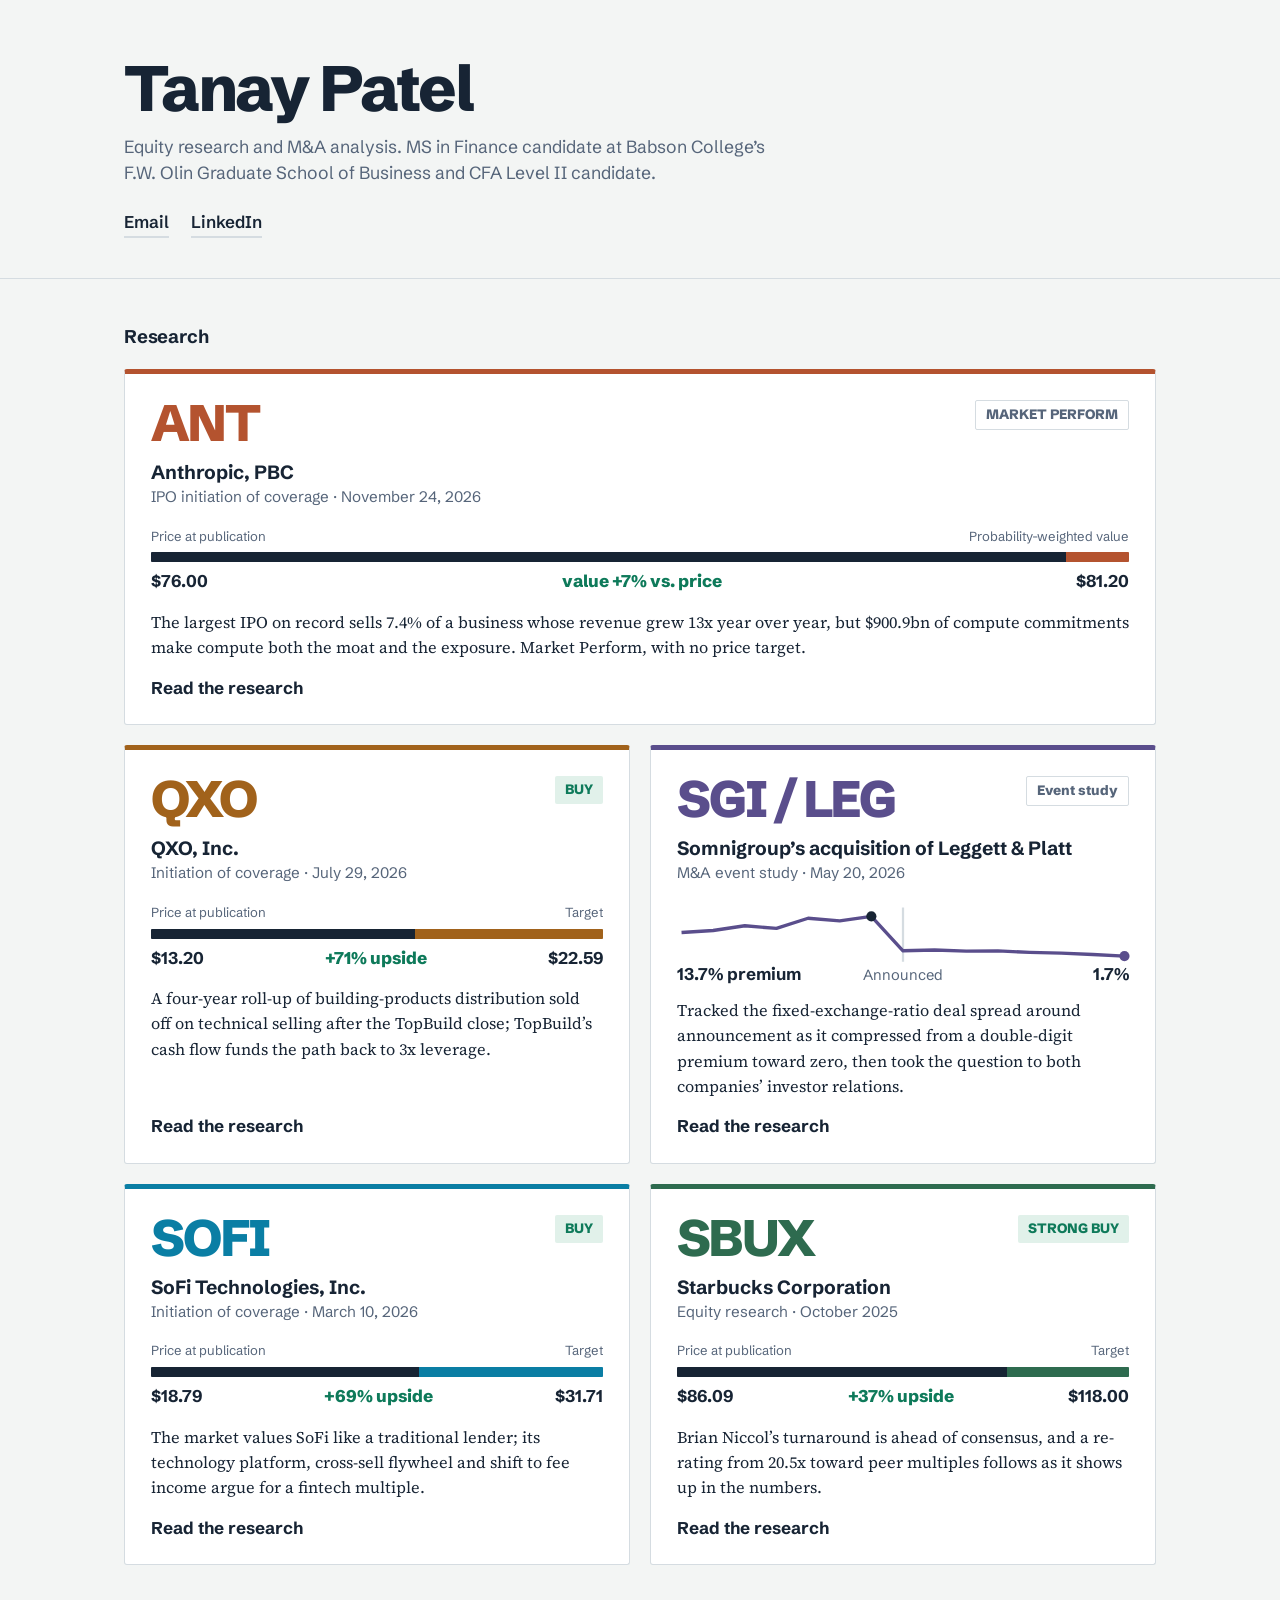
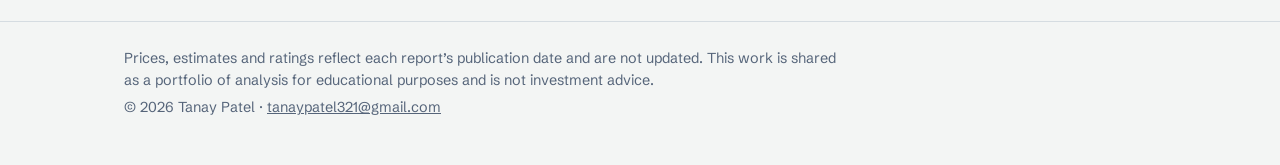
<file: index.html>
<!doctype html>
<html lang="en">
<head>
<meta charset="utf-8">
<meta name="viewport" content="width=device-width, initial-scale=1">
<title>Tanay Patel | Equity Research &amp; M&amp;A Analysis</title>
<meta name="description" content="Equity research initiations and M&amp;A analysis by Tanay Patel, MS Finance candidate at Babson College.">
<meta property="og:title" content="Tanay Patel | Equity Research &amp; M&amp;A Analysis">
<meta property="og:description" content="Equity research initiations and M&amp;A analysis by Tanay Patel, MS Finance candidate at Babson College.">
<link rel="icon" href="data:image/svg+xml,<svg xmlns=%22http://www.w3.org/2000/svg%22 viewBox=%220 0 100 100%22><text y=%22.9em%22 font-size=%2290%22>📈</text></svg>">
<link rel="preconnect" href="https://fonts.googleapis.com"><link rel="preconnect" href="https://fonts.gstatic.com" crossorigin><link href="https://fonts.googleapis.com/css2?family=Schibsted+Grotesk:wght@400;600;700;800&family=Source+Serif+4:opsz,wght@8..60,400;8..60,600&display=swap" rel="stylesheet">
<link rel="stylesheet" href="style.css">
</head>
<body>
<header class="site-head"><div class="wrap">
<h1>Tanay Patel</h1>
<p>Equity research and M&amp;A analysis. MS in Finance candidate at Babson College’s F.W. Olin Graduate School of Business and CFA Level II candidate.</p>
<nav class="contact" aria-label="Contact"><a href="mailto:tanaypatel321@gmail.com">Email</a><a href="https://www.linkedin.com/in/tanay-patel-/" target="_blank" rel="noopener">LinkedIn</a></nav>
</div></header>
<main class="wrap">
<h2 class="section-title">Research</h2>
<div class="grid">
<article class="card feature" style="--accent:var(--ant)">
<div class="top-row"><p class="ticker">ANT</p><span class="badge neutral">MARKET PERFORM</span></div>
<div><h2>Anthropic, PBC</h2><p class="kind">IPO initiation of coverage · November 24, 2026</p></div>
<div class="meter" role="img" aria-label="Price 76.00 dollars at publication versus probability-weighted value 81.20 dollars, value 7% above price">
<div class="m-row lbl"><span>Price at publication</span><span>Probability-weighted value</span></div>
<div class="bar"><span class="cur" style="width:93.6%"></span><span class="gap"></span></div>
<div class="m-row"><span class="val">$76.00</span><span class="up">value +7% vs. price</span><span class="val">$81.20</span></div>
</div>
<p class="thesis">The largest IPO on record sells 7.4% of a business whose revenue grew 13x year over year, but $900.9bn of compute commitments make compute both the moat and the exposure. Market Perform, with no price target.</p>
<a class="go" href="ant.html">Read the research</a>
</article><article class="card" style="--accent:var(--qxo)">
<div class="top-row"><p class="ticker">QXO</p><span class="badge">BUY</span></div>
<div><h2>QXO, Inc.</h2><p class="kind">Initiation of coverage · July 29, 2026</p></div>
<div class="meter" role="img" aria-label="Price 13.20 dollars at publication versus target 22.59 dollars, +71% upside">
<div class="m-row lbl"><span>Price at publication</span><span>Target</span></div>
<div class="bar"><span class="cur" style="width:58.4%"></span><span class="gap"></span></div>
<div class="m-row"><span class="val">$13.20</span><span class="up">+71% upside</span><span class="val">$22.59</span></div>
</div>
<p class="thesis">A four-year roll-up of building-products distribution sold off on technical selling after the TopBuild close; TopBuild’s cash flow funds the path back to 3x leverage.</p>
<a class="go" href="qxo.html">Read the research</a>
</article><article class="card" style="--accent:var(--leg)">
<div class="top-row"><p class="ticker">SGI / LEG</p><span class="badge neutral">Event study</span></div>
<div><h2>Somnigroup’s acquisition of Leggett & Platt</h2><p class="kind">M&A event study · May 20, 2026</p></div>
<div class="meter"><svg viewBox="0 0 400 70" role="img" aria-label="Implied deal premium fell from 13.7 percent the day before announcement to 1.7 percent seven trading days after">
<line x1="200.0" x2="200.0" y1="4" y2="52" stroke="var(--rule)" stroke-width="2"/>
<polyline points="4.0,26.1 32.0,24.3 60.0,20.1 88.0,22.5 116.0,13.5 144.0,15.8 172.0,11.8 200.0,42.3 228.0,41.6 256.0,42.6 284.0,42.4 312.0,43.7 340.0,44.4 368.0,45.6 396.0,47.0" fill="none" stroke="var(--leg)" stroke-width="3" stroke-linejoin="round"/>
<circle cx="172.0" cy="11.8" r="4.5" fill="var(--ink)"/><circle cx="396.0" cy="47.0" r="4.5" fill="var(--leg)"/>
<text class="val" x="0" y="68">13.7% premium</text>
<text class="lbl" x="200.0" y="68" text-anchor="middle">Announced</text>
<text class="val" x="400" y="68" text-anchor="end">1.7%</text>
</svg></div>
<p class="thesis">Tracked the fixed-exchange-ratio deal spread around announcement as it compressed from a double-digit premium toward zero, then took the question to both companies’ investor relations.</p>
<a class="go" href="sgi-leg-merger.html">Read the research</a>
</article><article class="card" style="--accent:var(--sofi)">
<div class="top-row"><p class="ticker">SOFI</p><span class="badge">BUY</span></div>
<div><h2>SoFi Technologies, Inc.</h2><p class="kind">Initiation of coverage · March 10, 2026</p></div>
<div class="meter" role="img" aria-label="Price 18.79 dollars at publication versus target 31.71 dollars, +69% upside">
<div class="m-row lbl"><span>Price at publication</span><span>Target</span></div>
<div class="bar"><span class="cur" style="width:59.3%"></span><span class="gap"></span></div>
<div class="m-row"><span class="val">$18.79</span><span class="up">+69% upside</span><span class="val">$31.71</span></div>
</div>
<p class="thesis">The market values SoFi like a traditional lender; its technology platform, cross-sell flywheel and shift to fee income argue for a fintech multiple.</p>
<a class="go" href="sofi.html">Read the research</a>
</article><article class="card" style="--accent:var(--sbux)">
<div class="top-row"><p class="ticker">SBUX</p><span class="badge">STRONG BUY</span></div>
<div><h2>Starbucks Corporation</h2><p class="kind">Equity research · October 2025</p></div>
<div class="meter" role="img" aria-label="Price 86.09 dollars at publication versus target 118.00 dollars, +37% upside">
<div class="m-row lbl"><span>Price at publication</span><span>Target</span></div>
<div class="bar"><span class="cur" style="width:73.0%"></span><span class="gap"></span></div>
<div class="m-row"><span class="val">$86.09</span><span class="up">+37% upside</span><span class="val">$118.00</span></div>
</div>
<p class="thesis">Brian Niccol’s turnaround is ahead of consensus, and a re-rating from 20.5x toward peer multiples follows as it shows up in the numbers.</p>
<a class="go" href="sbux.html">Read the research</a>
</article>
</div>
</main>
<footer class="site-foot"><div class="wrap">
<p>Prices, estimates and ratings reflect each report’s publication date and are not updated. This work is shared as a portfolio of analysis for educational purposes and is not investment advice.</p>
<p>© 2026 Tanay Patel · <a href="mailto:tanaypatel321@gmail.com">tanaypatel321@gmail.com</a></p>
</div></footer>
<div class="toast" id="toast" role="status" aria-live="polite"></div>
<script>
document.querySelectorAll('[data-copy]').forEach(function(b){b.addEventListener('click',function(){
  var t=document.getElementById('toast');
  function done(m){t.textContent=m;t.classList.add('show');setTimeout(function(){t.classList.remove('show')},1800)}
  try{navigator.clipboard.writeText(location.href.split('#')[0]).then(function(){done('Link copied')},function(){done('Copy the address bar link')})}catch(e){done('Copy the address bar link')}
})});
</script>
</body></html>
</file>
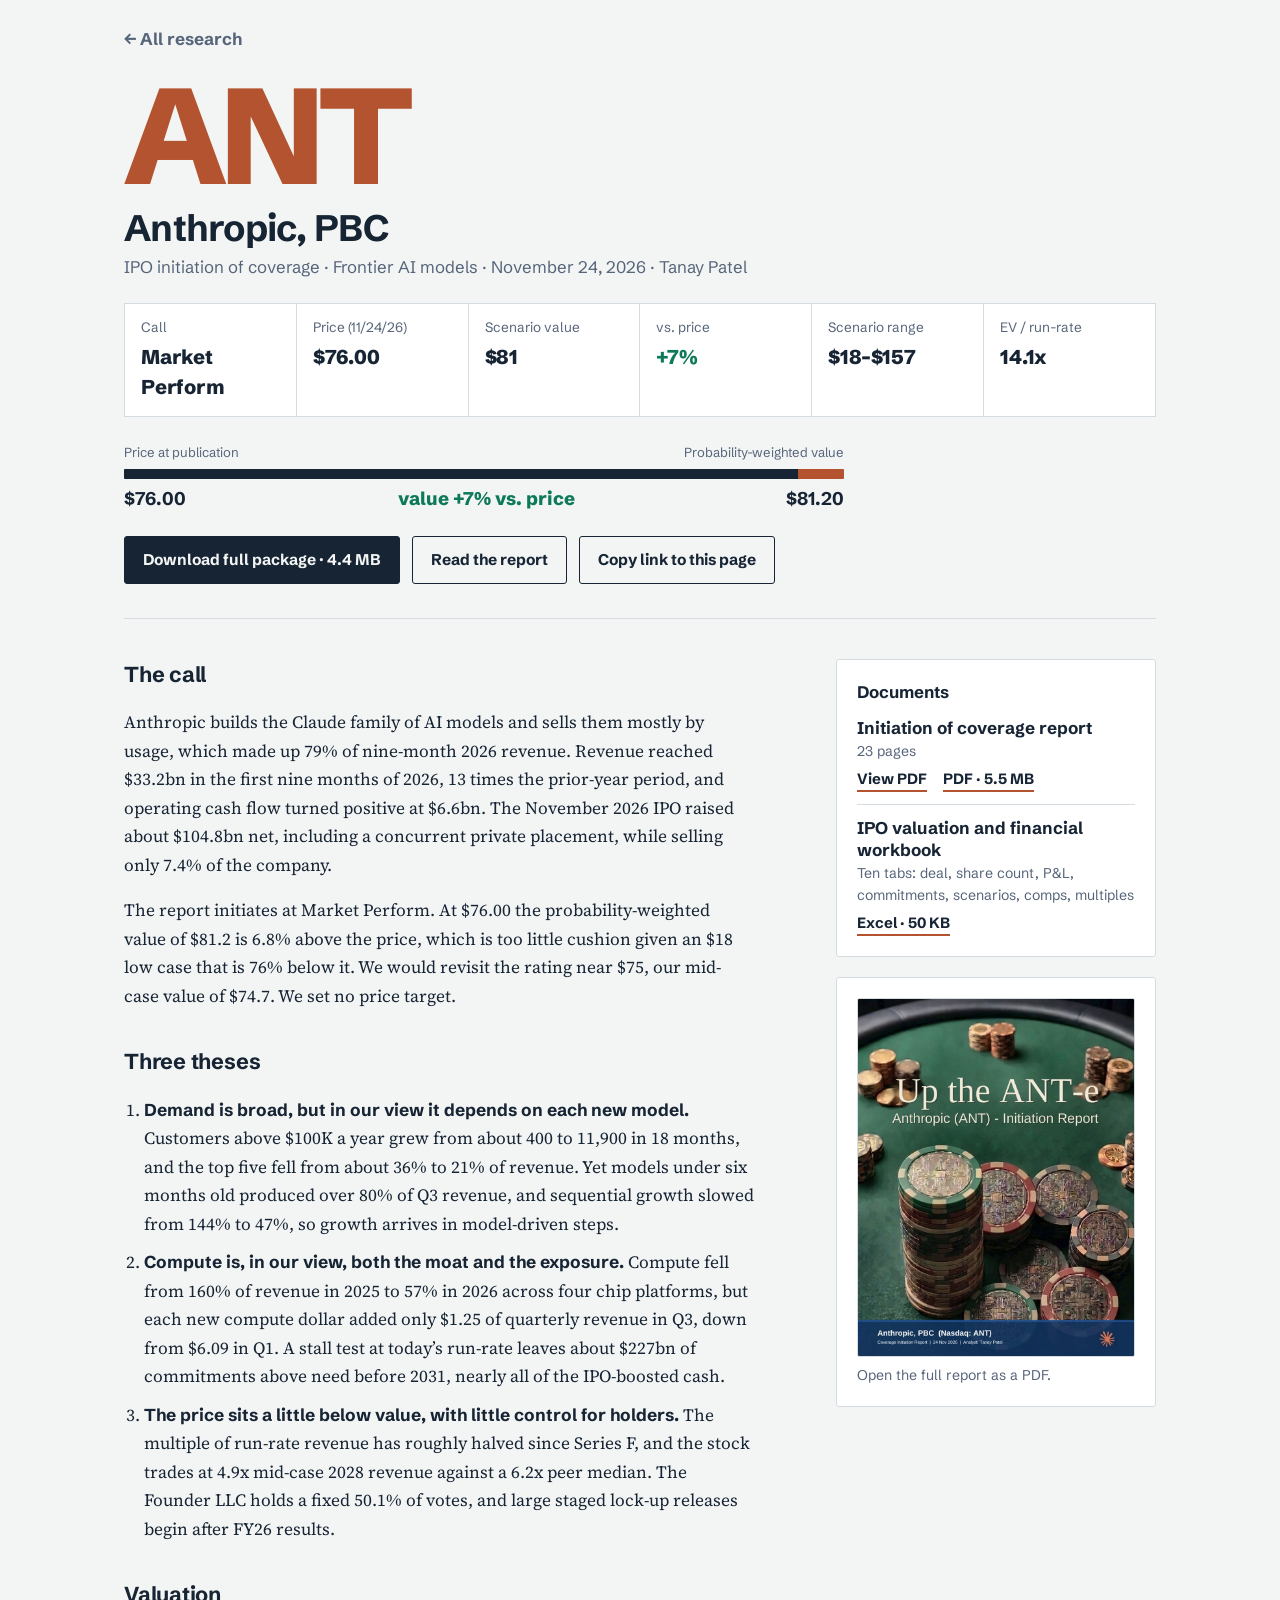
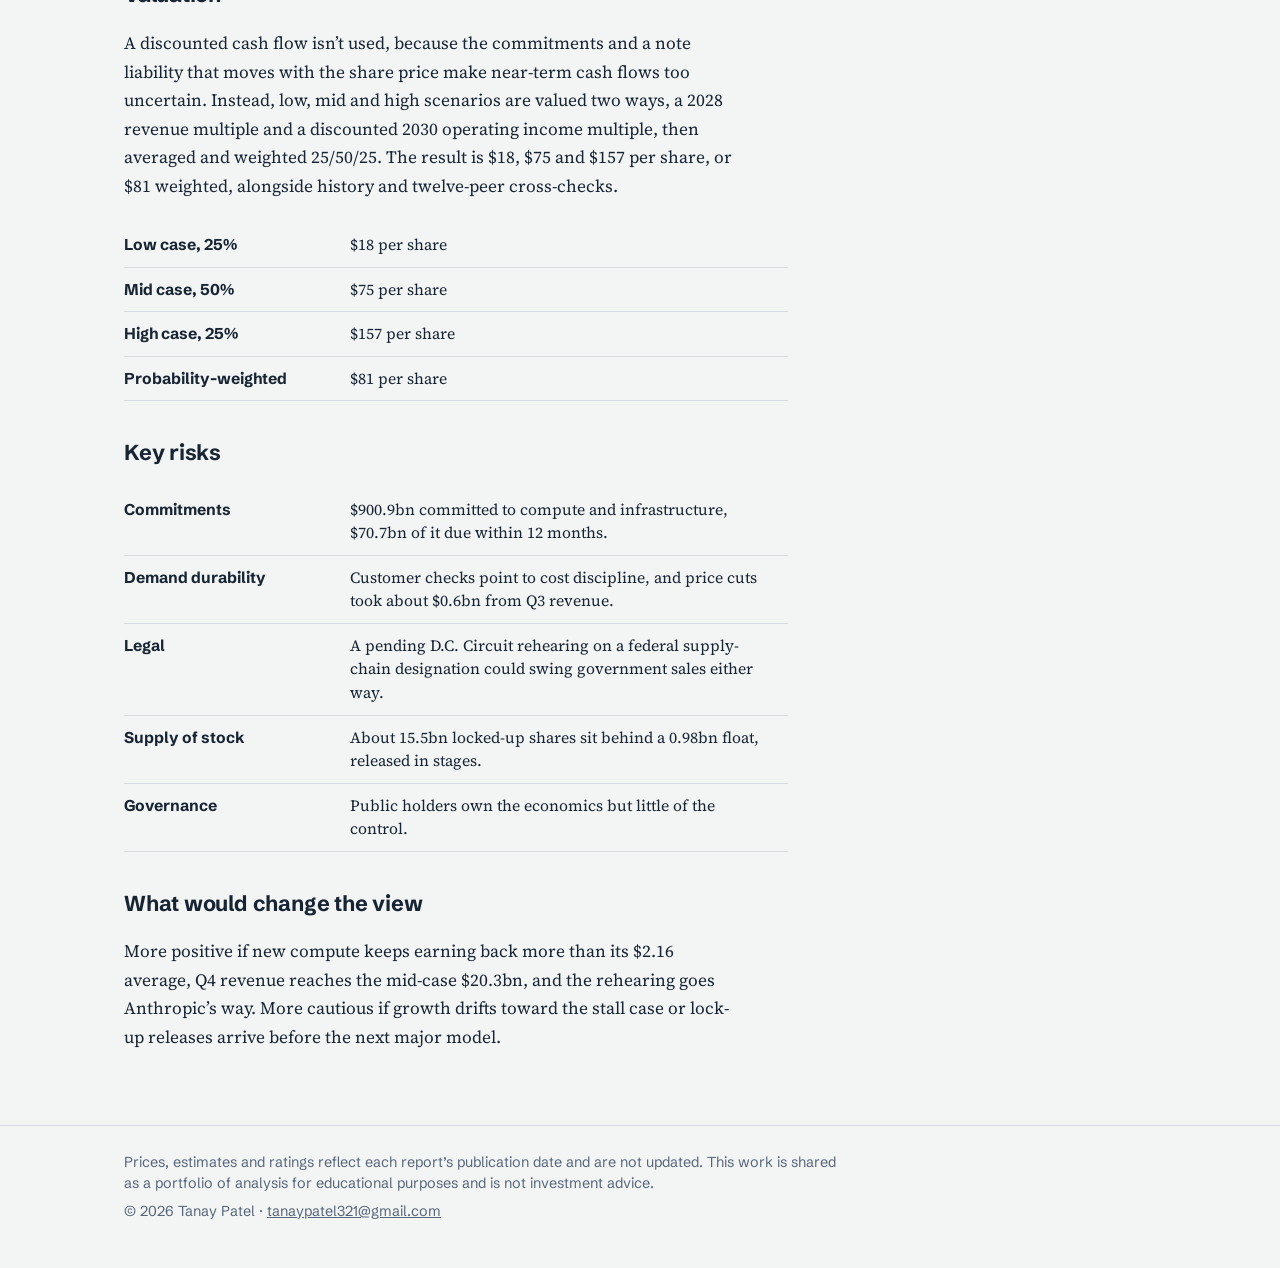
<file: ant.html>
<!doctype html>
<html lang="en">
<head>
<meta charset="utf-8">
<meta name="viewport" content="width=device-width, initial-scale=1">
<title>Anthropic, PBC (ANT) | Tanay Patel</title>
<meta name="description" content="The largest IPO on record sells 7.4% of a business whose revenue grew 13x year over year, but $900.9bn of compute commitments make compute both the moat and the exposure. Market Perform, with no price target.">
<meta property="og:title" content="Anthropic, PBC (ANT) | Tanay Patel">
<meta property="og:description" content="The largest IPO on record sells 7.4% of a business whose revenue grew 13x year over year, but $900.9bn of compute commitments make compute both the moat and the exposure. Market Perform, with no price target.">
<link rel="icon" href="data:image/svg+xml,<svg xmlns=%22http://www.w3.org/2000/svg%22 viewBox=%220 0 100 100%22><text y=%22.9em%22 font-size=%2290%22>📈</text></svg>">
<link rel="preconnect" href="https://fonts.googleapis.com"><link rel="preconnect" href="https://fonts.gstatic.com" crossorigin><link href="https://fonts.googleapis.com/css2?family=Schibsted+Grotesk:wght@400;600;700;800&family=Source+Serif+4:opsz,wght@8..60,400;8..60,600&display=swap" rel="stylesheet">
<link rel="stylesheet" href="style.css">
</head>
<body>
<div class="wrap" style="--accent:var(--ant)">
<nav class="crumb"><a href="index.html">← All research</a></nav>
<header class="hero">
<p class="ticker">ANT</p>
<h1>Anthropic, PBC</h1>
<p class="kind">IPO initiation of coverage · Frontier AI models · November 24, 2026 · Tanay Patel</p>
<dl class="facts"><div><dt>Call</dt><dd class="">Market Perform</dd></div><div><dt>Price (11/24/26)</dt><dd class="">$76.00</dd></div><div><dt>Scenario value</dt><dd class="">$81</dd></div><div><dt>vs. price</dt><dd class="pos">+7%</dd></div><div><dt>Scenario range</dt><dd class="">$18–$157</dd></div><div><dt>EV / run-rate</dt><dd class="">14.1x</dd></div></dl>
<div class="meter" role="img" aria-label="Price 76.00 dollars at publication versus probability-weighted value 81.20 dollars, value 7% above price">
<div class="m-row lbl"><span>Price at publication</span><span>Probability-weighted value</span></div>
<div class="bar"><span class="cur" style="width:93.6%"></span><span class="gap"></span></div>
<div class="m-row"><span class="val">$76.00</span><span class="up">value +7% vs. price</span><span class="val">$81.20</span></div>
</div>
<div class="actions"><a class="btn" href="ant_research_package.zip" download>Download full package · 4.4 MB</a><a class="btn ghost" href="ANT_Initiation_Report.pdf" target="_blank" rel="noopener">Read the report</a><button class="btn ghost" type="button" data-copy>Copy link to this page</button></div>
</header>
<div class="body">
<article class="prose"><h2>The call</h2>
<p>Anthropic builds the Claude family of AI models and sells them mostly by usage, which made up 79% of nine-month 2026 revenue. Revenue reached $33.2bn in the first nine months of 2026, 13 times the prior-year period, and operating cash flow turned positive at $6.6bn. The November 2026 IPO raised about $104.8bn net, including a concurrent private placement, while selling only 7.4% of the company.</p>
<p>The report initiates at Market Perform. At $76.00 the probability-weighted value of $81.2 is 6.8% above the price, which is too little cushion given an $18 low case that is 76% below it. We would revisit the rating near $75, our mid-case value of $74.7. We set no price target.</p>
<h2>Three theses</h2>
<ol>
<li><strong>Demand is broad, but in our view it depends on each new model.</strong> Customers above $100K a year grew from about 400 to 11,900 in 18 months, and the top five fell from about 36% to 21% of revenue. Yet models under six months old produced over 80% of Q3 revenue, and sequential growth slowed from 144% to 47%, so growth arrives in model-driven steps.</li>
<li><strong>Compute is, in our view, both the moat and the exposure.</strong> Compute fell from 160% of revenue in 2025 to 57% in 2026 across four chip platforms, but each new compute dollar added only $1.25 of quarterly revenue in Q3, down from $6.09 in Q1. A stall test at today’s run-rate leaves about $227bn of commitments above need before 2031, nearly all of the IPO-boosted cash.</li>
<li><strong>The price sits a little below value, with little control for holders.</strong> The multiple of run-rate revenue has roughly halved since Series F, and the stock trades at 4.9x mid-case 2028 revenue against a 6.2x peer median. The Founder LLC holds a fixed 50.1% of votes, and large staged lock-up releases begin after FY26 results.</li>
</ol>
<h2>Valuation</h2>
<p>A discounted cash flow isn’t used, because the commitments and a note liability that moves with the share price make near-term cash flows too uncertain. Instead, low, mid and high scenarios are valued two ways, a 2028 revenue multiple and a discounted 2030 operating income multiple, then averaged and weighted 25/50/25. The result is $18, $75 and $157 per share, or $81 weighted, alongside history and twelve-peer cross-checks.</p>
<div class="table-scroll"><table class="risks">
<tr><th>Low case, 25%</th><td>$18 per share</td></tr>
<tr><th>Mid case, 50%</th><td>$75 per share</td></tr>
<tr><th>High case, 25%</th><td>$157 per share</td></tr>
<tr><th>Probability-weighted</th><td>$81 per share</td></tr>
</table></div>
<h2>Key risks</h2>
<div class="table-scroll"><table class="risks">
<tr><th>Commitments</th><td>$900.9bn committed to compute and infrastructure, $70.7bn of it due within 12 months.</td></tr>
<tr><th>Demand durability</th><td>Customer checks point to cost discipline, and price cuts took about $0.6bn from Q3 revenue.</td></tr>
<tr><th>Legal</th><td>A pending D.C. Circuit rehearing on a federal supply-chain designation could swing government sales either way.</td></tr>
<tr><th>Supply of stock</th><td>About 15.5bn locked-up shares sit behind a 0.98bn float, released in stages.</td></tr>
<tr><th>Governance</th><td>Public holders own the economics but little of the control.</td></tr>
</table></div>
<h2>What would change the view</h2>
<p>More positive if new compute keeps earning back more than its $2.16 average, Q4 revenue reaches the mid-case $20.3bn, and the rehearing goes Anthropic’s way. More cautious if growth drifts toward the stall case or lock-up releases arrive before the next major model.</p></article>
<aside><div class="panel"><h2>Documents</h2><ul class="docs"><li><span class="name">Initiation of coverage report</span><span class="meta">23 pages</span><span class="links"><a href="ANT_Initiation_Report.pdf" target="_blank" rel="noopener">View PDF</a><a href="ANT_Initiation_Report.pdf" download>PDF · 5.5 MB</a></span></li><li><span class="name">IPO valuation and financial workbook</span><span class="meta">Ten tabs: deal, share count, P&amp;L, commitments, scenarios, comps, multiples</span><span class="links"><a href="ANT_IPO_Valuation_Workbook.xlsx" download>Excel · 50 KB</a></span></li></ul></div><div class="panel"><a class="cover" href="ANT_Initiation_Report.pdf" target="_blank" rel="noopener"><img src="ant.jpg" alt="Cover of the Anthropic initiation report" loading="lazy" width="850" height="1100"></a><p class="cover-cap">Open the full report as a PDF.</p></div></aside>
</div>
</div>
<footer class="site-foot"><div class="wrap">
<p>Prices, estimates and ratings reflect each report’s publication date and are not updated. This work is shared as a portfolio of analysis for educational purposes and is not investment advice.</p>
<p>© 2026 Tanay Patel · <a href="mailto:tanaypatel321@gmail.com">tanaypatel321@gmail.com</a></p>
</div></footer>
<div class="toast" id="toast" role="status" aria-live="polite"></div>
<script>
document.querySelectorAll('[data-copy]').forEach(function(b){b.addEventListener('click',function(){
  var t=document.getElementById('toast');
  function done(m){t.textContent=m;t.classList.add('show');setTimeout(function(){t.classList.remove('show')},1800)}
  try{navigator.clipboard.writeText(location.href.split('#')[0]).then(function(){done('Link copied')},function(){done('Copy the address bar link')})}catch(e){done('Copy the address bar link')}
})});
</script>
</body></html>
</file>
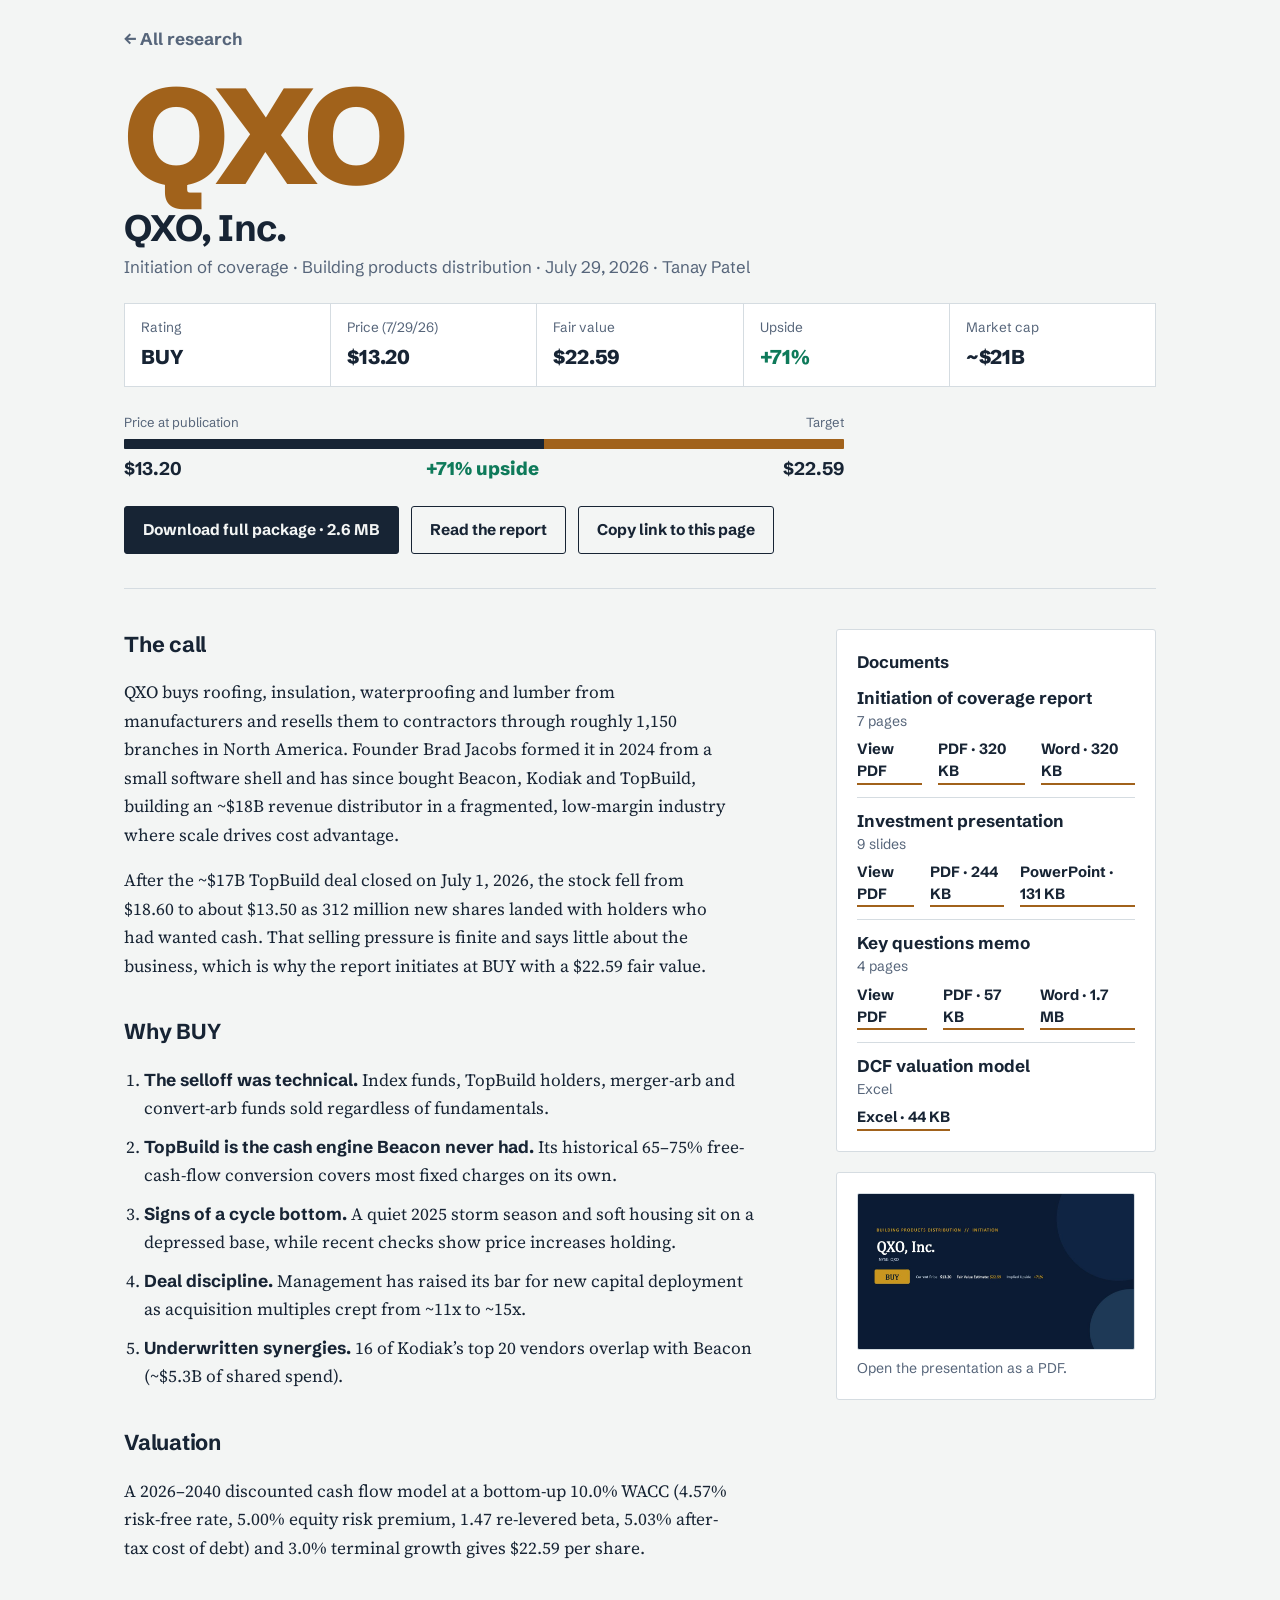
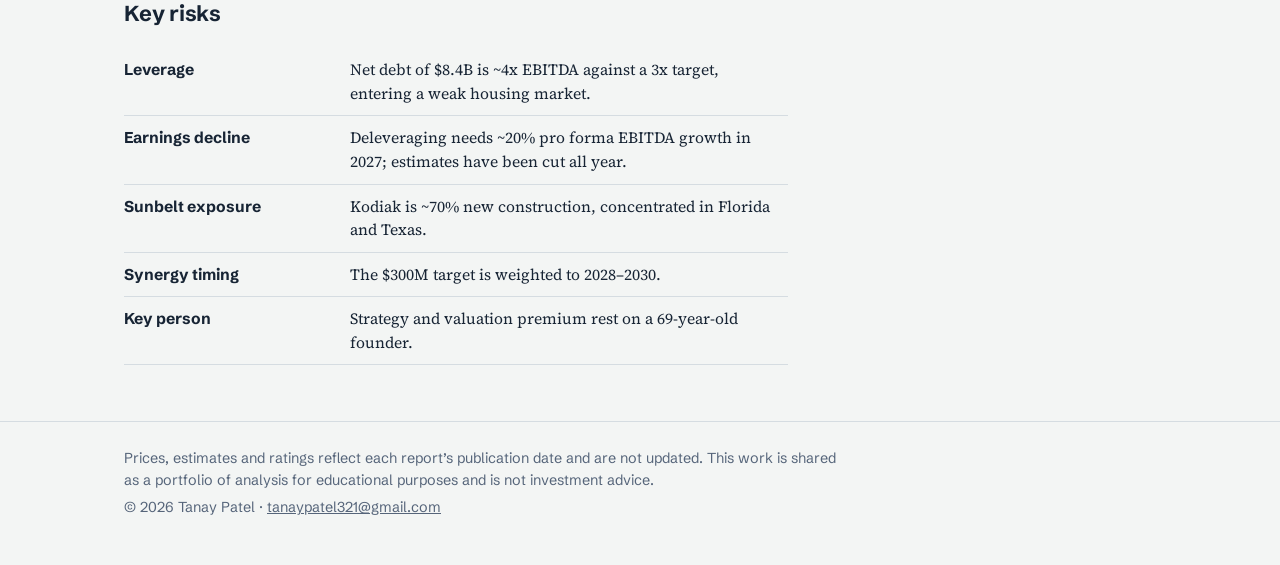
<file: qxo.html>
<!doctype html>
<html lang="en">
<head>
<meta charset="utf-8">
<meta name="viewport" content="width=device-width, initial-scale=1">
<title>QXO, Inc. (QXO) | Tanay Patel</title>
<meta name="description" content="A four-year roll-up of building-products distribution sold off on technical selling after the TopBuild close; TopBuild’s cash flow funds the path back to 3x leverage.">
<meta property="og:title" content="QXO, Inc. (QXO) | Tanay Patel">
<meta property="og:description" content="A four-year roll-up of building-products distribution sold off on technical selling after the TopBuild close; TopBuild’s cash flow funds the path back to 3x leverage.">
<link rel="icon" href="data:image/svg+xml,<svg xmlns=%22http://www.w3.org/2000/svg%22 viewBox=%220 0 100 100%22><text y=%22.9em%22 font-size=%2290%22>📈</text></svg>">
<link rel="preconnect" href="https://fonts.googleapis.com"><link rel="preconnect" href="https://fonts.gstatic.com" crossorigin><link href="https://fonts.googleapis.com/css2?family=Schibsted+Grotesk:wght@400;600;700;800&family=Source+Serif+4:opsz,wght@8..60,400;8..60,600&display=swap" rel="stylesheet">
<link rel="stylesheet" href="style.css">
</head>
<body>
<div class="wrap" style="--accent:var(--qxo)">
<nav class="crumb"><a href="index.html">← All research</a></nav>
<header class="hero">
<p class="ticker">QXO</p>
<h1>QXO, Inc.</h1>
<p class="kind">Initiation of coverage · Building products distribution · July 29, 2026 · Tanay Patel</p>
<dl class="facts"><div><dt>Rating</dt><dd class="">BUY</dd></div><div><dt>Price (7/29/26)</dt><dd class="">$13.20</dd></div><div><dt>Fair value</dt><dd class="">$22.59</dd></div><div><dt>Upside</dt><dd class="pos">+71%</dd></div><div><dt>Market cap</dt><dd class="">~$21B</dd></div></dl>
<div class="meter" role="img" aria-label="Price 13.20 dollars at publication versus target 22.59 dollars, +71% upside">
<div class="m-row lbl"><span>Price at publication</span><span>Target</span></div>
<div class="bar"><span class="cur" style="width:58.4%"></span><span class="gap"></span></div>
<div class="m-row"><span class="val">$13.20</span><span class="up">+71% upside</span><span class="val">$22.59</span></div>
</div>
<div class="actions"><a class="btn" href="qxo_research_package.zip" download>Download full package · 2.6 MB</a><a class="btn ghost" href="QXO_Initiation_of_Coverage.pdf" target="_blank" rel="noopener">Read the report</a><button class="btn ghost" type="button" data-copy>Copy link to this page</button></div>
</header>
<div class="body">
<article class="prose"><h2>The call</h2>
<p>QXO buys roofing, insulation, waterproofing and lumber from manufacturers and resells them to contractors through roughly 1,150 branches in North America. Founder Brad Jacobs formed it in 2024 from a small software shell and has since bought Beacon, Kodiak and TopBuild, building an ~$18B revenue distributor in a fragmented, low-margin industry where scale drives cost advantage.</p>
<p>After the ~$17B TopBuild deal closed on July 1, 2026, the stock fell from $18.60 to about $13.50 as 312 million new shares landed with holders who had wanted cash. That selling pressure is finite and says little about the business, which is why the report initiates at BUY with a $22.59 fair value.</p>
<h2>Why BUY</h2>
<ol>
<li><strong>The selloff was technical.</strong> Index funds, TopBuild holders, merger-arb and convert-arb funds sold regardless of fundamentals.</li>
<li><strong>TopBuild is the cash engine Beacon never had.</strong> Its historical 65–75% free-cash-flow conversion covers most fixed charges on its own.</li>
<li><strong>Signs of a cycle bottom.</strong> A quiet 2025 storm season and soft housing sit on a depressed base, while recent checks show price increases holding.</li>
<li><strong>Deal discipline.</strong> Management has raised its bar for new capital deployment as acquisition multiples crept from ~11x to ~15x.</li>
<li><strong>Underwritten synergies.</strong> 16 of Kodiak’s top 20 vendors overlap with Beacon (~$5.3B of shared spend).</li>
</ol>
<h2>Valuation</h2>
<p>A 2026–2040 discounted cash flow model at a bottom-up 10.0% WACC (4.57% risk-free rate, 5.00% equity risk premium, 1.47 re-levered beta, 5.03% after-tax cost of debt) and 3.0% terminal growth gives $22.59 per share.</p>
<h2>Key risks</h2>
<div class="table-scroll"><table class="risks">
<tr><th>Leverage</th><td>Net debt of $8.4B is ~4x EBITDA against a 3x target, entering a weak housing market.</td></tr>
<tr><th>Earnings decline</th><td>Deleveraging needs ~20% pro forma EBITDA growth in 2027; estimates have been cut all year.</td></tr>
<tr><th>Sunbelt exposure</th><td>Kodiak is ~70% new construction, concentrated in Florida and Texas.</td></tr>
<tr><th>Synergy timing</th><td>The $300M target is weighted to 2028–2030.</td></tr>
<tr><th>Key person</th><td>Strategy and valuation premium rest on a 69-year-old founder.</td></tr>
</table></div></article>
<aside><div class="panel"><h2>Documents</h2><ul class="docs"><li><span class="name">Initiation of coverage report</span><span class="meta">7 pages</span><span class="links"><a href="QXO_Initiation_of_Coverage.pdf" target="_blank" rel="noopener">View PDF</a><a href="QXO_Initiation_of_Coverage.pdf" download>PDF · 320 KB</a><a href="QXO_Initiation_of_Coverage.docx" download>Word · 320 KB</a></span></li><li><span class="name">Investment presentation</span><span class="meta">9 slides</span><span class="links"><a href="QXO_Deck.pdf" target="_blank" rel="noopener">View PDF</a><a href="QXO_Deck.pdf" download>PDF · 244 KB</a><a href="QXO_Deck.pptx" download>PowerPoint · 131 KB</a></span></li><li><span class="name">Key questions memo</span><span class="meta">4 pages</span><span class="links"><a href="QXO_Key_Questions.pdf" target="_blank" rel="noopener">View PDF</a><a href="QXO_Key_Questions.pdf" download>PDF · 57 KB</a><a href="QXO_Key_Questions.docx" download>Word · 1.7 MB</a></span></li><li><span class="name">DCF valuation model</span><span class="meta">Excel</span><span class="links"><a href="QXO_Valuation_Model.xlsx" download>Excel · 44 KB</a></span></li></ul></div><div class="panel"><a class="cover" href="QXO_Deck.pdf" target="_blank" rel="noopener"><img src="qxo.jpg" alt="Cover slide of the QXO, Inc. presentation" loading="lazy" width="1100" height="850"></a><p class="cover-cap">Open the presentation as a PDF.</p></div></aside>
</div>
</div>
<footer class="site-foot"><div class="wrap">
<p>Prices, estimates and ratings reflect each report’s publication date and are not updated. This work is shared as a portfolio of analysis for educational purposes and is not investment advice.</p>
<p>© 2026 Tanay Patel · <a href="mailto:tanaypatel321@gmail.com">tanaypatel321@gmail.com</a></p>
</div></footer>
<div class="toast" id="toast" role="status" aria-live="polite"></div>
<script>
document.querySelectorAll('[data-copy]').forEach(function(b){b.addEventListener('click',function(){
  var t=document.getElementById('toast');
  function done(m){t.textContent=m;t.classList.add('show');setTimeout(function(){t.classList.remove('show')},1800)}
  try{navigator.clipboard.writeText(location.href.split('#')[0]).then(function(){done('Link copied')},function(){done('Copy the address bar link')})}catch(e){done('Copy the address bar link')}
})});
</script>
</body></html>
</file>
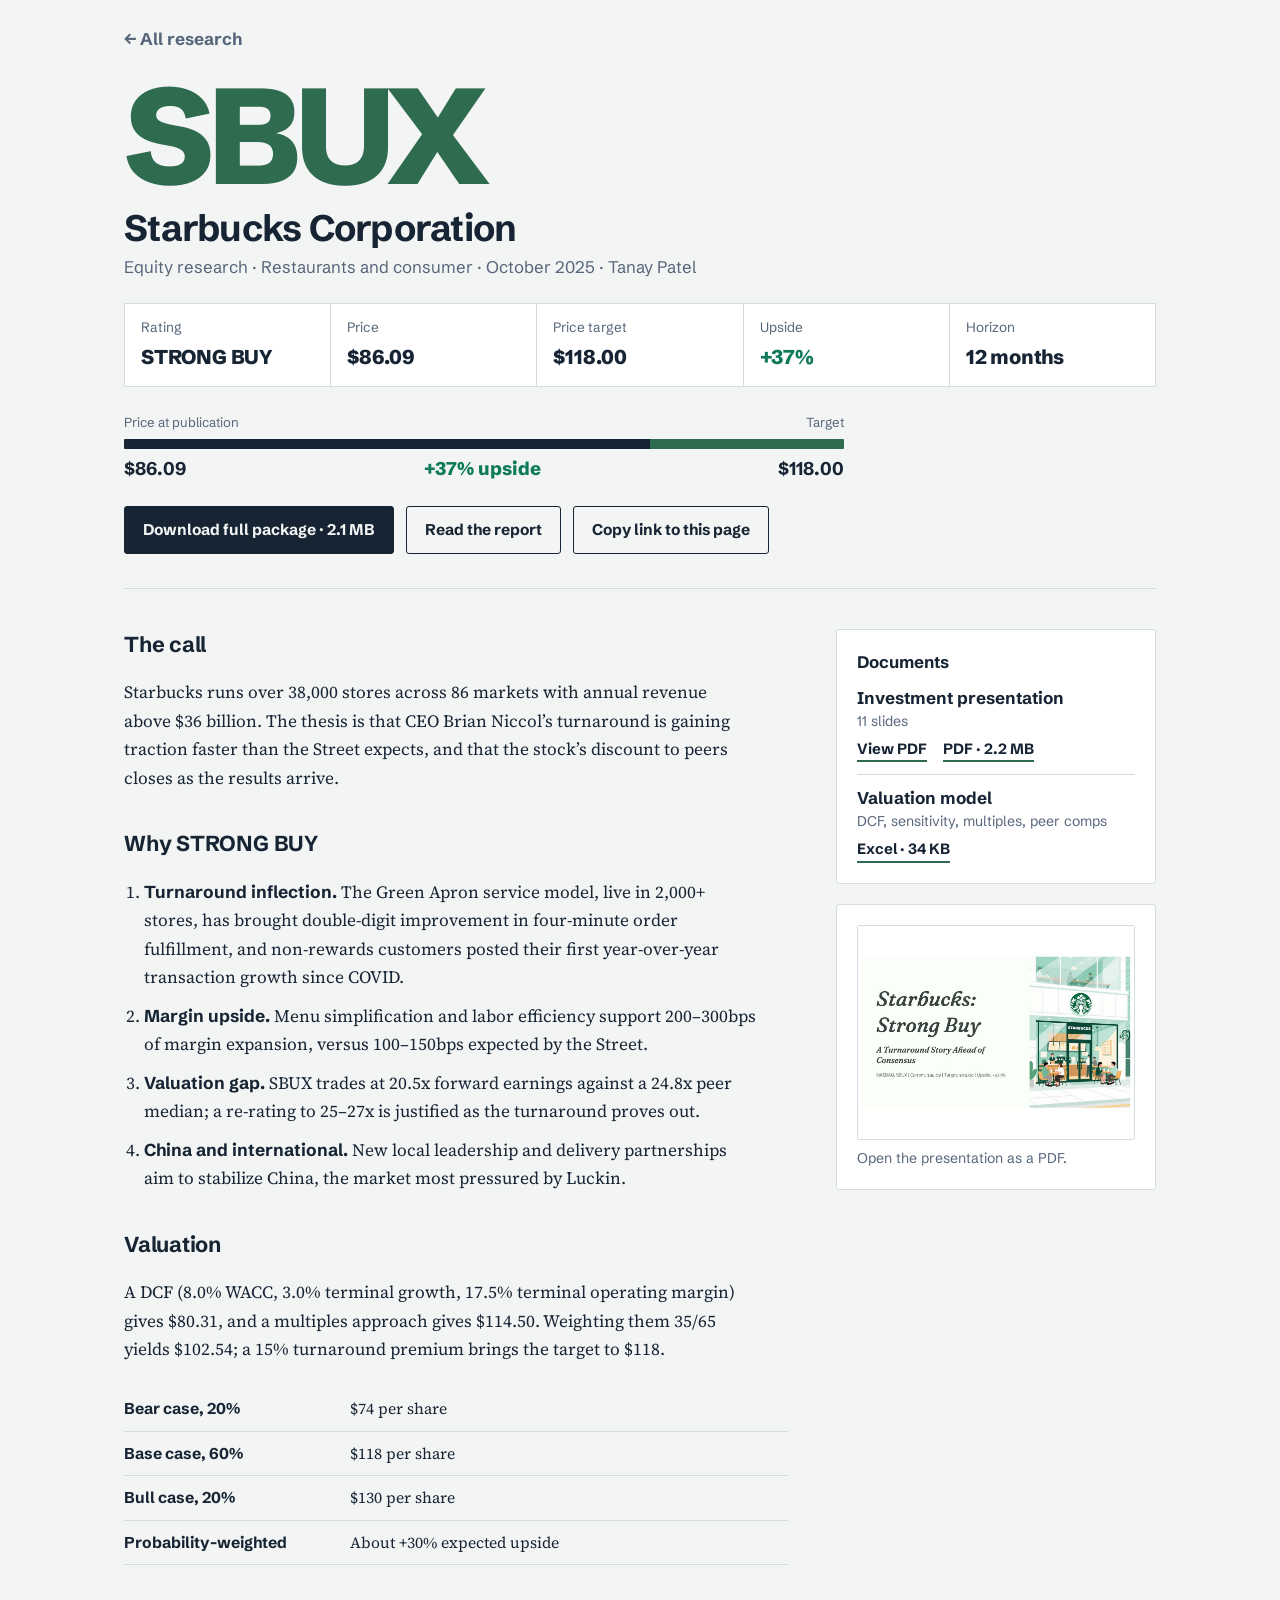
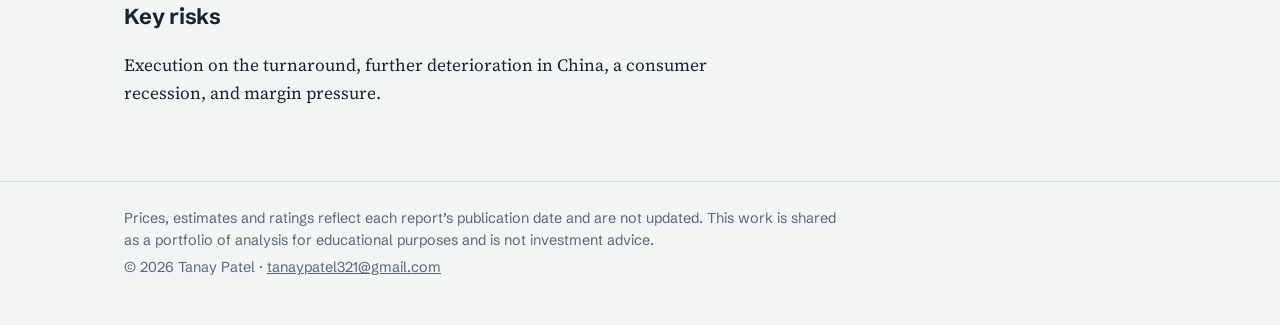
<file: sbux.html>
<!doctype html>
<html lang="en">
<head>
<meta charset="utf-8">
<meta name="viewport" content="width=device-width, initial-scale=1">
<title>Starbucks Corporation (SBUX) | Tanay Patel</title>
<meta name="description" content="Brian Niccol’s turnaround is ahead of consensus, and a re-rating from 20.5x toward peer multiples follows as it shows up in the numbers.">
<meta property="og:title" content="Starbucks Corporation (SBUX) | Tanay Patel">
<meta property="og:description" content="Brian Niccol’s turnaround is ahead of consensus, and a re-rating from 20.5x toward peer multiples follows as it shows up in the numbers.">
<link rel="icon" href="data:image/svg+xml,<svg xmlns=%22http://www.w3.org/2000/svg%22 viewBox=%220 0 100 100%22><text y=%22.9em%22 font-size=%2290%22>📈</text></svg>">
<link rel="preconnect" href="https://fonts.googleapis.com"><link rel="preconnect" href="https://fonts.gstatic.com" crossorigin><link href="https://fonts.googleapis.com/css2?family=Schibsted+Grotesk:wght@400;600;700;800&family=Source+Serif+4:opsz,wght@8..60,400;8..60,600&display=swap" rel="stylesheet">
<link rel="stylesheet" href="style.css">
</head>
<body>
<div class="wrap" style="--accent:var(--sbux)">
<nav class="crumb"><a href="index.html">← All research</a></nav>
<header class="hero">
<p class="ticker">SBUX</p>
<h1>Starbucks Corporation</h1>
<p class="kind">Equity research · Restaurants and consumer · October 2025 · Tanay Patel</p>
<dl class="facts"><div><dt>Rating</dt><dd class="">STRONG BUY</dd></div><div><dt>Price</dt><dd class="">$86.09</dd></div><div><dt>Price target</dt><dd class="">$118.00</dd></div><div><dt>Upside</dt><dd class="pos">+37%</dd></div><div><dt>Horizon</dt><dd class="">12 months</dd></div></dl>
<div class="meter" role="img" aria-label="Price 86.09 dollars at publication versus target 118.00 dollars, +37% upside">
<div class="m-row lbl"><span>Price at publication</span><span>Target</span></div>
<div class="bar"><span class="cur" style="width:73.0%"></span><span class="gap"></span></div>
<div class="m-row"><span class="val">$86.09</span><span class="up">+37% upside</span><span class="val">$118.00</span></div>
</div>
<div class="actions"><a class="btn" href="sbux_research_package.zip" download>Download full package · 2.1 MB</a><a class="btn ghost" href="SBUX_Deck.pdf" target="_blank" rel="noopener">Read the report</a><button class="btn ghost" type="button" data-copy>Copy link to this page</button></div>
</header>
<div class="body">
<article class="prose"><h2>The call</h2>
<p>Starbucks runs over 38,000 stores across 86 markets with annual revenue above $36 billion. The thesis is that CEO Brian Niccol’s turnaround is gaining traction faster than the Street expects, and that the stock’s discount to peers closes as the results arrive.</p>
<h2>Why STRONG BUY</h2>
<ol>
<li><strong>Turnaround inflection.</strong> The Green Apron service model, live in 2,000+ stores, has brought double-digit improvement in four-minute order fulfillment, and non-rewards customers posted their first year-over-year transaction growth since COVID.</li>
<li><strong>Margin upside.</strong> Menu simplification and labor efficiency support 200–300bps of margin expansion, versus 100–150bps expected by the Street.</li>
<li><strong>Valuation gap.</strong> SBUX trades at 20.5x forward earnings against a 24.8x peer median; a re-rating to 25–27x is justified as the turnaround proves out.</li>
<li><strong>China and international.</strong> New local leadership and delivery partnerships aim to stabilize China, the market most pressured by Luckin.</li>
</ol>
<h2>Valuation</h2>
<p>A DCF (8.0% WACC, 3.0% terminal growth, 17.5% terminal operating margin) gives $80.31, and a multiples approach gives $114.50. Weighting them 35/65 yields $102.54; a 15% turnaround premium brings the target to $118.</p>
<div class="table-scroll"><table class="risks">
<tr><th>Bear case, 20%</th><td>$74 per share</td></tr>
<tr><th>Base case, 60%</th><td>$118 per share</td></tr>
<tr><th>Bull case, 20%</th><td>$130 per share</td></tr>
<tr><th>Probability-weighted</th><td>About +30% expected upside</td></tr>
</table></div>
<h2>Key risks</h2>
<p>Execution on the turnaround, further deterioration in China, a consumer recession, and margin pressure.</p></article>
<aside><div class="panel"><h2>Documents</h2><ul class="docs"><li><span class="name">Investment presentation</span><span class="meta">11 slides</span><span class="links"><a href="SBUX_Deck.pdf" target="_blank" rel="noopener">View PDF</a><a href="SBUX_Deck.pdf" download>PDF · 2.2 MB</a></span></li><li><span class="name">Valuation model</span><span class="meta">DCF, sensitivity, multiples, peer comps</span><span class="links"><a href="SBUX_Model.xlsx" download>Excel · 34 KB</a></span></li></ul></div><div class="panel"><a class="cover" href="SBUX_Deck.pdf" target="_blank" rel="noopener"><img src="sbux.jpg" alt="Cover slide of the Starbucks Corporation presentation" loading="lazy" width="1100" height="850"></a><p class="cover-cap">Open the presentation as a PDF.</p></div></aside>
</div>
</div>
<footer class="site-foot"><div class="wrap">
<p>Prices, estimates and ratings reflect each report’s publication date and are not updated. This work is shared as a portfolio of analysis for educational purposes and is not investment advice.</p>
<p>© 2026 Tanay Patel · <a href="mailto:tanaypatel321@gmail.com">tanaypatel321@gmail.com</a></p>
</div></footer>
<div class="toast" id="toast" role="status" aria-live="polite"></div>
<script>
document.querySelectorAll('[data-copy]').forEach(function(b){b.addEventListener('click',function(){
  var t=document.getElementById('toast');
  function done(m){t.textContent=m;t.classList.add('show');setTimeout(function(){t.classList.remove('show')},1800)}
  try{navigator.clipboard.writeText(location.href.split('#')[0]).then(function(){done('Link copied')},function(){done('Copy the address bar link')})}catch(e){done('Copy the address bar link')}
})});
</script>
</body></html>
</file>
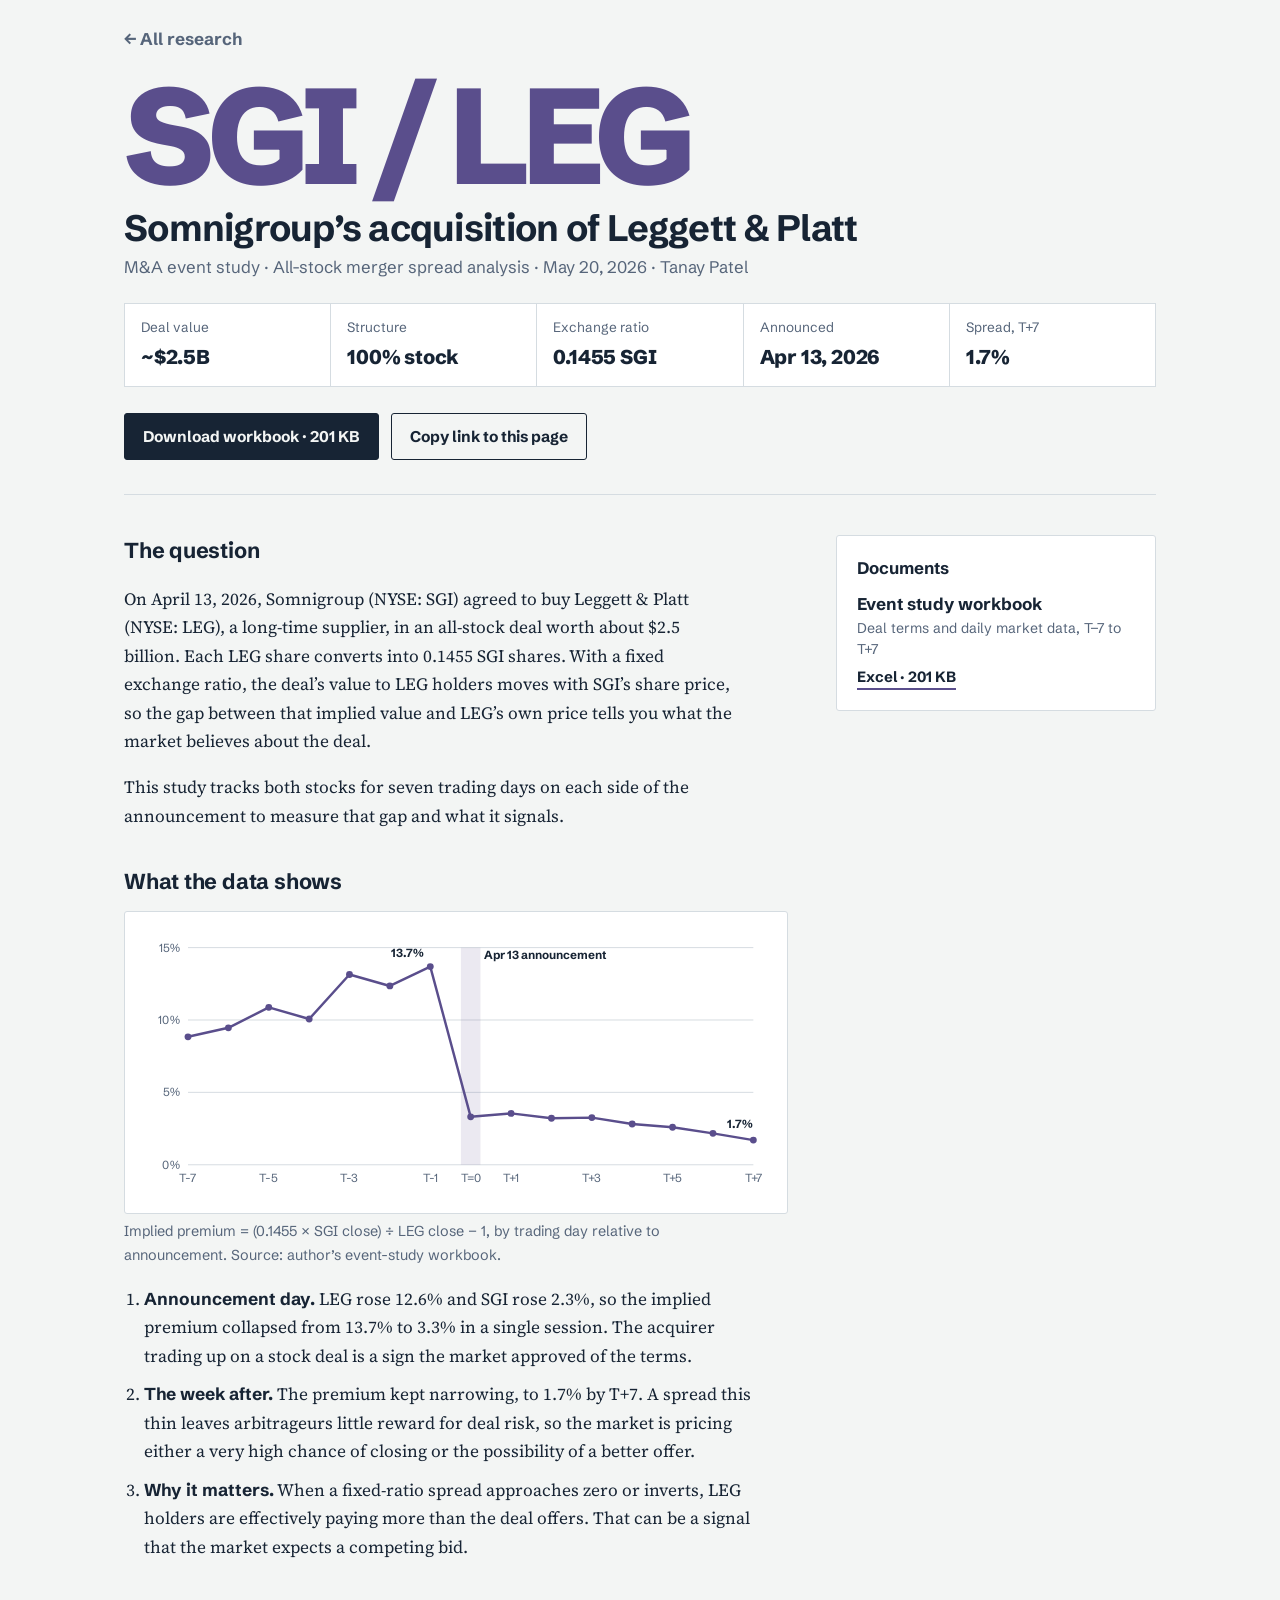
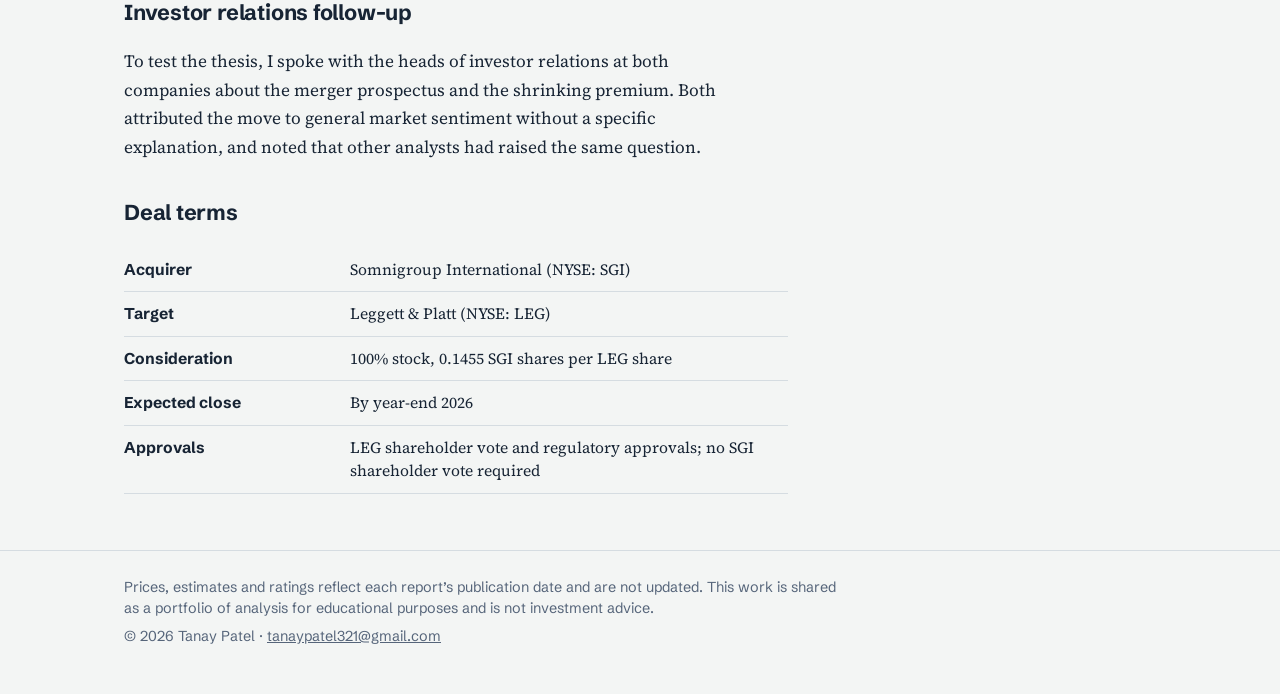
<file: sgi-leg-merger.html>
<!doctype html>
<html lang="en">
<head>
<meta charset="utf-8">
<meta name="viewport" content="width=device-width, initial-scale=1">
<title>Somnigroup’s acquisition of Leggett &amp; Platt (SGI / LEG) | Tanay Patel</title>
<meta name="description" content="Tracked the fixed-exchange-ratio deal spread around announcement as it compressed from a double-digit premium toward zero, then took the question to both companies’ investor relations.">
<meta property="og:title" content="Somnigroup’s acquisition of Leggett &amp; Platt (SGI / LEG) | Tanay Patel">
<meta property="og:description" content="Tracked the fixed-exchange-ratio deal spread around announcement as it compressed from a double-digit premium toward zero, then took the question to both companies’ investor relations.">
<link rel="icon" href="data:image/svg+xml,<svg xmlns=%22http://www.w3.org/2000/svg%22 viewBox=%220 0 100 100%22><text y=%22.9em%22 font-size=%2290%22>📈</text></svg>">
<link rel="preconnect" href="https://fonts.googleapis.com"><link rel="preconnect" href="https://fonts.gstatic.com" crossorigin><link href="https://fonts.googleapis.com/css2?family=Schibsted+Grotesk:wght@400;600;700;800&family=Source+Serif+4:opsz,wght@8..60,400;8..60,600&display=swap" rel="stylesheet">
<link rel="stylesheet" href="style.css">
</head>
<body>
<div class="wrap" style="--accent:var(--leg)">
<nav class="crumb"><a href="index.html">← All research</a></nav>
<header class="hero">
<p class="ticker">SGI / LEG</p>
<h1>Somnigroup’s acquisition of Leggett & Platt</h1>
<p class="kind">M&A event study · All-stock merger spread analysis · May 20, 2026 · Tanay Patel</p>
<dl class="facts"><div><dt>Deal value</dt><dd class="">~$2.5B</dd></div><div><dt>Structure</dt><dd class="">100% stock</dd></div><div><dt>Exchange ratio</dt><dd class="">0.1455 SGI</dd></div><div><dt>Announced</dt><dd class="">Apr 13, 2026</dd></div><div><dt>Spread, T+7</dt><dd class="">1.7%</dd></div></dl>

<div class="actions"><a class="btn" href="SGI_LEG_Merger_Event_Study.xlsx" download>Download workbook · 201 KB</a><button class="btn ghost" type="button" data-copy>Copy link to this page</button></div>
</header>
<div class="body">
<article class="prose"><h2>The question</h2>
<p>On April 13, 2026, Somnigroup (NYSE: SGI) agreed to buy Leggett &amp; Platt (NYSE: LEG), a long-time supplier, in an all-stock deal worth about $2.5 billion. Each LEG share converts into 0.1455 SGI shares. With a fixed exchange ratio, the deal’s value to LEG holders moves with SGI’s share price, so the gap between that implied value and LEG’s own price tells you what the market believes about the deal.</p>
<p>This study tracks both stocks for seven trading days on each side of the announcement to measure that gap and what it signals.</p>
<h2>What the data shows</h2>
<div class="chart"><svg viewBox="0 0 640 280" role="img" aria-label="Line chart of implied premium of the 0.1455 exchange ratio over Leggett and Platt's share price, from seven trading days before to seven after the April 13, 2026 announcement">
<line x1="46" x2="624" y1="240.0" y2="240.0" stroke="var(--rule)"/><text class="ax" x="38" y="244.0" text-anchor="end">0%</text><line x1="46" x2="624" y1="166.0" y2="166.0" stroke="var(--rule)"/><text class="ax" x="38" y="170.0" text-anchor="end">5%</text><line x1="46" x2="624" y1="92.0" y2="92.0" stroke="var(--rule)"/><text class="ax" x="38" y="96.0" text-anchor="end">10%</text><line x1="46" x2="624" y1="18.0" y2="18.0" stroke="var(--rule)"/><text class="ax" x="38" y="22.0" text-anchor="end">15%</text>
<rect x="325.0" y="18" width="20" height="222" fill="var(--leg)" opacity=".12"/>
<text class="pt" x="349.0" y="30">Apr 13 announcement</text>
<polyline points="46.0,109.2 87.3,100.0 128.6,79.1 169.9,91.0 211.1,45.5 252.4,57.2 293.7,37.4 335.0,191.0 376.3,187.5 417.6,192.5 458.9,191.8 500.1,198.3 541.4,201.7 582.7,207.9 624.0,214.8" fill="none" stroke="var(--leg)" stroke-width="2.5" stroke-linejoin="round"/>
<circle cx="46.0" cy="109.2" r="3.5" fill="var(--leg)"/><circle cx="87.3" cy="100.0" r="3.5" fill="var(--leg)"/><circle cx="128.6" cy="79.1" r="3.5" fill="var(--leg)"/><circle cx="169.9" cy="91.0" r="3.5" fill="var(--leg)"/><circle cx="211.1" cy="45.5" r="3.5" fill="var(--leg)"/><circle cx="252.4" cy="57.2" r="3.5" fill="var(--leg)"/><circle cx="293.7" cy="37.4" r="3.5" fill="var(--leg)"/><circle cx="335.0" cy="191.0" r="3.5" fill="var(--leg)"/><circle cx="376.3" cy="187.5" r="3.5" fill="var(--leg)"/><circle cx="417.6" cy="192.5" r="3.5" fill="var(--leg)"/><circle cx="458.9" cy="191.8" r="3.5" fill="var(--leg)"/><circle cx="500.1" cy="198.3" r="3.5" fill="var(--leg)"/><circle cx="541.4" cy="201.7" r="3.5" fill="var(--leg)"/><circle cx="582.7" cy="207.9" r="3.5" fill="var(--leg)"/><circle cx="624.0" cy="214.8" r="3.5" fill="var(--leg)"/>
<text class="pt" x="287.7" y="27.4" text-anchor="end">13.7%</text>
<text class="pt" x="624.0" y="202.8" text-anchor="end">1.7%</text>
<text class="ax" x="46.0" y="258" text-anchor="middle">T-7</text><text class="ax" x="128.6" y="258" text-anchor="middle">T-5</text><text class="ax" x="211.1" y="258" text-anchor="middle">T-3</text><text class="ax" x="293.7" y="258" text-anchor="middle">T-1</text><text class="ax" x="335.0" y="258" text-anchor="middle">T=0</text><text class="ax" x="376.3" y="258" text-anchor="middle">T+1</text><text class="ax" x="458.9" y="258" text-anchor="middle">T+3</text><text class="ax" x="541.4" y="258" text-anchor="middle">T+5</text><text class="ax" x="624.0" y="258" text-anchor="middle">T+7</text>
</svg></div>
<p class="chart-cap">Implied premium = (0.1455 × SGI close) ÷ LEG close − 1, by trading day relative to announcement. Source: author’s event-study workbook.</p>
<ol>
<li><strong>Announcement day.</strong> LEG rose 12.6% and SGI rose 2.3%, so the implied premium collapsed from 13.7% to 3.3% in a single session. The acquirer trading up on a stock deal is a sign the market approved of the terms.</li>
<li><strong>The week after.</strong> The premium kept narrowing, to 1.7% by T+7. A spread this thin leaves arbitrageurs little reward for deal risk, so the market is pricing either a very high chance of closing or the possibility of a better offer.</li>
<li><strong>Why it matters.</strong> When a fixed-ratio spread approaches zero or inverts, LEG holders are effectively paying more than the deal offers. That can be a signal that the market expects a competing bid.</li>
</ol>
<h2>Investor relations follow-up</h2>
<p>To test the thesis, I spoke with the heads of investor relations at both companies about the merger prospectus and the shrinking premium. Both attributed the move to general market sentiment without a specific explanation, and noted that other analysts had raised the same question.</p>
<h2>Deal terms</h2>
<div class="table-scroll"><table class="risks">
<tr><th>Acquirer</th><td>Somnigroup International (NYSE: SGI)</td></tr>
<tr><th>Target</th><td>Leggett &amp; Platt (NYSE: LEG)</td></tr>
<tr><th>Consideration</th><td>100% stock, 0.1455 SGI shares per LEG share</td></tr>
<tr><th>Expected close</th><td>By year-end 2026</td></tr>
<tr><th>Approvals</th><td>LEG shareholder vote and regulatory approvals; no SGI shareholder vote required</td></tr>
</table></div></article>
<aside><div class="panel"><h2>Documents</h2><ul class="docs"><li><span class="name">Event study workbook</span><span class="meta">Deal terms and daily market data, T−7 to T+7</span><span class="links"><a href="SGI_LEG_Merger_Event_Study.xlsx" download>Excel · 201 KB</a></span></li></ul></div></aside>
</div>
</div>
<footer class="site-foot"><div class="wrap">
<p>Prices, estimates and ratings reflect each report’s publication date and are not updated. This work is shared as a portfolio of analysis for educational purposes and is not investment advice.</p>
<p>© 2026 Tanay Patel · <a href="mailto:tanaypatel321@gmail.com">tanaypatel321@gmail.com</a></p>
</div></footer>
<div class="toast" id="toast" role="status" aria-live="polite"></div>
<script>
document.querySelectorAll('[data-copy]').forEach(function(b){b.addEventListener('click',function(){
  var t=document.getElementById('toast');
  function done(m){t.textContent=m;t.classList.add('show');setTimeout(function(){t.classList.remove('show')},1800)}
  try{navigator.clipboard.writeText(location.href.split('#')[0]).then(function(){done('Link copied')},function(){done('Copy the address bar link')})}catch(e){done('Copy the address bar link')}
})});
</script>
</body></html>
</file>
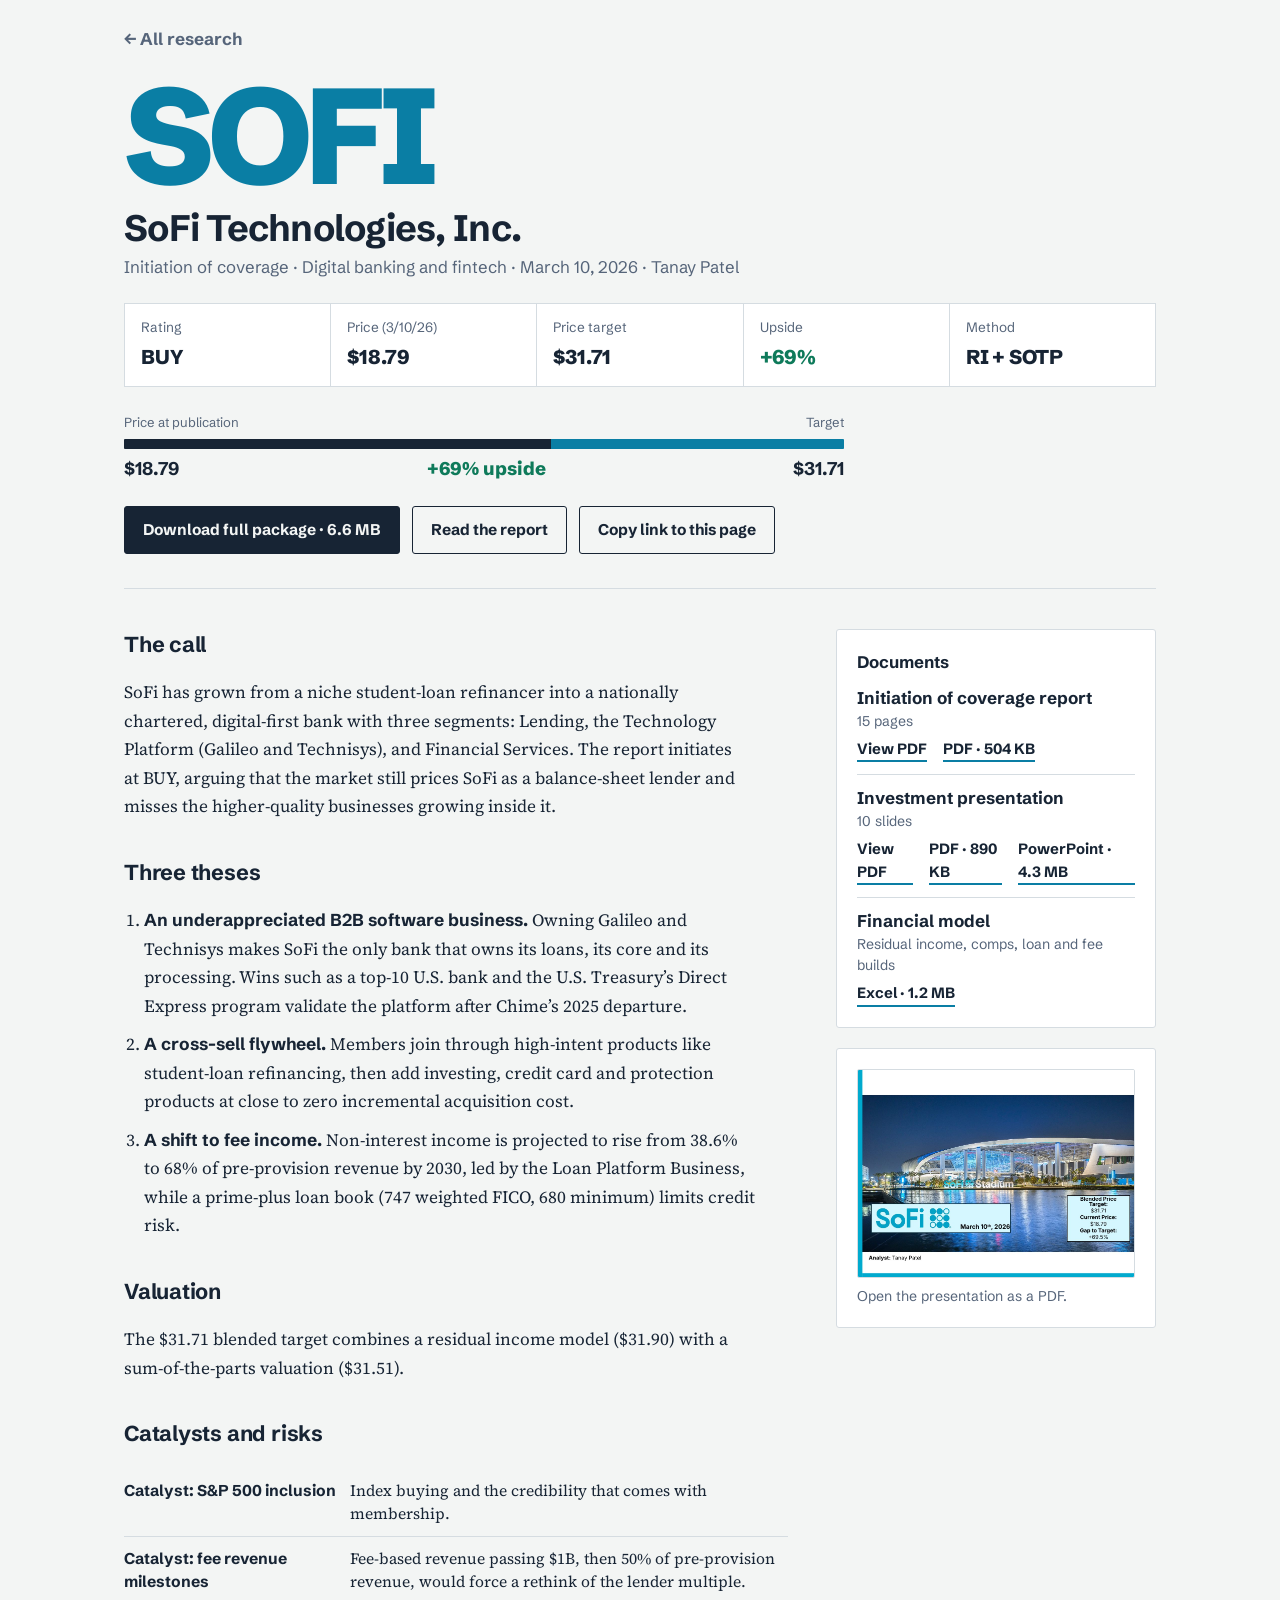
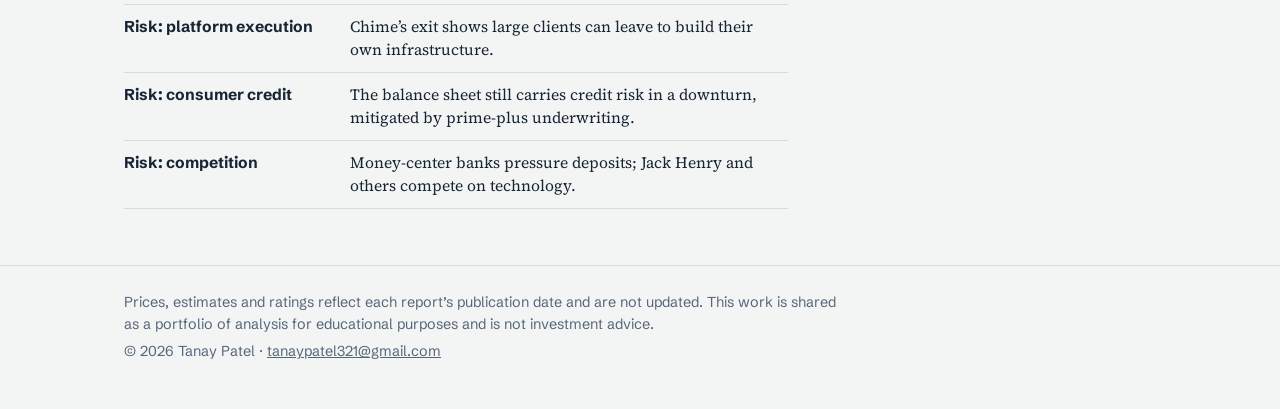
<file: sofi.html>
<!doctype html>
<html lang="en">
<head>
<meta charset="utf-8">
<meta name="viewport" content="width=device-width, initial-scale=1">
<title>SoFi Technologies, Inc. (SOFI) | Tanay Patel</title>
<meta name="description" content="The market values SoFi like a traditional lender; its technology platform, cross-sell flywheel and shift to fee income argue for a fintech multiple.">
<meta property="og:title" content="SoFi Technologies, Inc. (SOFI) | Tanay Patel">
<meta property="og:description" content="The market values SoFi like a traditional lender; its technology platform, cross-sell flywheel and shift to fee income argue for a fintech multiple.">
<link rel="icon" href="data:image/svg+xml,<svg xmlns=%22http://www.w3.org/2000/svg%22 viewBox=%220 0 100 100%22><text y=%22.9em%22 font-size=%2290%22>📈</text></svg>">
<link rel="preconnect" href="https://fonts.googleapis.com"><link rel="preconnect" href="https://fonts.gstatic.com" crossorigin><link href="https://fonts.googleapis.com/css2?family=Schibsted+Grotesk:wght@400;600;700;800&family=Source+Serif+4:opsz,wght@8..60,400;8..60,600&display=swap" rel="stylesheet">
<link rel="stylesheet" href="style.css">
</head>
<body>
<div class="wrap" style="--accent:var(--sofi)">
<nav class="crumb"><a href="index.html">← All research</a></nav>
<header class="hero">
<p class="ticker">SOFI</p>
<h1>SoFi Technologies, Inc.</h1>
<p class="kind">Initiation of coverage · Digital banking and fintech · March 10, 2026 · Tanay Patel</p>
<dl class="facts"><div><dt>Rating</dt><dd class="">BUY</dd></div><div><dt>Price (3/10/26)</dt><dd class="">$18.79</dd></div><div><dt>Price target</dt><dd class="">$31.71</dd></div><div><dt>Upside</dt><dd class="pos">+69%</dd></div><div><dt>Method</dt><dd class="">RI + SOTP</dd></div></dl>
<div class="meter" role="img" aria-label="Price 18.79 dollars at publication versus target 31.71 dollars, +69% upside">
<div class="m-row lbl"><span>Price at publication</span><span>Target</span></div>
<div class="bar"><span class="cur" style="width:59.3%"></span><span class="gap"></span></div>
<div class="m-row"><span class="val">$18.79</span><span class="up">+69% upside</span><span class="val">$31.71</span></div>
</div>
<div class="actions"><a class="btn" href="sofi_research_package.zip" download>Download full package · 6.6 MB</a><a class="btn ghost" href="SoFi_Initiation_Report.pdf" target="_blank" rel="noopener">Read the report</a><button class="btn ghost" type="button" data-copy>Copy link to this page</button></div>
</header>
<div class="body">
<article class="prose"><h2>The call</h2>
<p>SoFi has grown from a niche student-loan refinancer into a nationally chartered, digital-first bank with three segments: Lending, the Technology Platform (Galileo and Technisys), and Financial Services. The report initiates at BUY, arguing that the market still prices SoFi as a balance-sheet lender and misses the higher-quality businesses growing inside it.</p>
<h2>Three theses</h2>
<ol>
<li><strong>An underappreciated B2B software business.</strong> Owning Galileo and Technisys makes SoFi the only bank that owns its loans, its core and its processing. Wins such as a top-10 U.S. bank and the U.S. Treasury’s Direct Express program validate the platform after Chime’s 2025 departure.</li>
<li><strong>A cross-sell flywheel.</strong> Members join through high-intent products like student-loan refinancing, then add investing, credit card and protection products at close to zero incremental acquisition cost.</li>
<li><strong>A shift to fee income.</strong> Non-interest income is projected to rise from 38.6% to 68% of pre-provision revenue by 2030, led by the Loan Platform Business, while a prime-plus loan book (747 weighted FICO, 680 minimum) limits credit risk.</li>
</ol>
<h2>Valuation</h2>
<p>The $31.71 blended target combines a residual income model ($31.90) with a sum-of-the-parts valuation ($31.51).</p>
<h2>Catalysts and risks</h2>
<div class="table-scroll"><table class="risks">
<tr><th>Catalyst: S&amp;P 500 inclusion</th><td>Index buying and the credibility that comes with membership.</td></tr>
<tr><th>Catalyst: fee revenue milestones</th><td>Fee-based revenue passing $1B, then 50% of pre-provision revenue, would force a rethink of the lender multiple.</td></tr>
<tr><th>Risk: platform execution</th><td>Chime’s exit shows large clients can leave to build their own infrastructure.</td></tr>
<tr><th>Risk: consumer credit</th><td>The balance sheet still carries credit risk in a downturn, mitigated by prime-plus underwriting.</td></tr>
<tr><th>Risk: competition</th><td>Money-center banks pressure deposits; Jack Henry and others compete on technology.</td></tr>
</table></div></article>
<aside><div class="panel"><h2>Documents</h2><ul class="docs"><li><span class="name">Initiation of coverage report</span><span class="meta">15 pages</span><span class="links"><a href="SoFi_Initiation_Report.pdf" target="_blank" rel="noopener">View PDF</a><a href="SoFi_Initiation_Report.pdf" download>PDF · 504 KB</a></span></li><li><span class="name">Investment presentation</span><span class="meta">10 slides</span><span class="links"><a href="SoFi_Deck.pdf" target="_blank" rel="noopener">View PDF</a><a href="SoFi_Deck.pdf" download>PDF · 890 KB</a><a href="SoFi_Deck.pptx" download>PowerPoint · 4.3 MB</a></span></li><li><span class="name">Financial model</span><span class="meta">Residual income, comps, loan and fee builds</span><span class="links"><a href="SoFi_Model.xlsx" download>Excel · 1.2 MB</a></span></li></ul></div><div class="panel"><a class="cover" href="SoFi_Deck.pdf" target="_blank" rel="noopener"><img src="sofi.jpg" alt="Cover slide of the SoFi Technologies, Inc. presentation" loading="lazy" width="1100" height="850"></a><p class="cover-cap">Open the presentation as a PDF.</p></div></aside>
</div>
</div>
<footer class="site-foot"><div class="wrap">
<p>Prices, estimates and ratings reflect each report’s publication date and are not updated. This work is shared as a portfolio of analysis for educational purposes and is not investment advice.</p>
<p>© 2026 Tanay Patel · <a href="mailto:tanaypatel321@gmail.com">tanaypatel321@gmail.com</a></p>
</div></footer>
<div class="toast" id="toast" role="status" aria-live="polite"></div>
<script>
document.querySelectorAll('[data-copy]').forEach(function(b){b.addEventListener('click',function(){
  var t=document.getElementById('toast');
  function done(m){t.textContent=m;t.classList.add('show');setTimeout(function(){t.classList.remove('show')},1800)}
  try{navigator.clipboard.writeText(location.href.split('#')[0]).then(function(){done('Link copied')},function(){done('Copy the address bar link')})}catch(e){done('Copy the address bar link')}
})});
</script>
</body></html>
</file>
<file: style.css>
:root{
  --paper:#F3F5F4; --surface:#FFFFFF; --ink:#172434; --slate:#56657A; --rule:#D5DCE1;
  --gain:#0E7A5A; --gain-soft:#E1F1EA;
  --qxo:#A1621B; --leg:#5A4E8C; --sofi:#0A7EA4; --sbux:#2E6B4F; --ant:#B4532F;
  --sans:"Schibsted Grotesk", "Helvetica Neue", Arial, sans-serif;
  --serif:"Source Serif 4", Georgia, "Times New Roman", serif;
  color-scheme:light;
}
@media (prefers-color-scheme: dark){
  :root{
    --paper:#0F1722; --surface:#16212F; --ink:#E7ECF1; --slate:#9AA8B8; --rule:#2A384A;
    --gain:#4CC79A; --gain-soft:#163A30;
    --qxo:#E0A054; --leg:#A99BE6; --sofi:#4FC0E6; --sbux:#6FC39B; --ant:#E8916C;
    color-scheme:dark;
  }
}
*{box-sizing:border-box}
html{-webkit-text-size-adjust:100%}
body{margin:0;background:var(--paper);color:var(--ink);font-family:var(--sans);font-size:17px;line-height:1.5}
a{color:inherit}
:focus-visible{outline:3px solid var(--sofi);outline-offset:3px;border-radius:2px}
.wrap{max-width:1080px;margin:0 auto;padding:0 24px}

/* Header */
.site-head{padding:56px 0 40px;border-bottom:1px solid var(--rule)}
.site-head h1{font-size:clamp(2.4rem,6vw,4rem);line-height:1;letter-spacing:-.035em;margin:0 0 14px;font-weight:800}
.site-head p{margin:0;color:var(--slate);font-size:1.1rem;max-width:60ch}
.contact{display:flex;flex-wrap:wrap;gap:10px 22px;margin-top:22px;font-weight:600}
.contact a{text-decoration:none;border-bottom:2px solid var(--rule);padding-bottom:2px}
.contact a:hover{border-color:var(--ink)}

/* Research grid */
.section-title{font-size:1.15rem;font-weight:700;margin:44px 0 18px;letter-spacing:-.01em}
.grid{display:grid;grid-template-columns:repeat(2,minmax(0,1fr));gap:20px;margin-bottom:56px}
.card.feature{grid-column:1/-1}
@media (max-width:760px){.grid{grid-template-columns:1fr}}
.card{position:relative;background:var(--surface);border:1px solid var(--rule);border-top:5px solid var(--accent);padding:26px 26px 24px;display:flex;flex-direction:column;gap:14px;border-radius:3px}
.card:hover{border-color:var(--accent)}
.card .ticker{font-size:3.2rem;font-weight:800;letter-spacing:-.05em;line-height:.9;color:var(--accent);margin:0}
.card h2{font-size:1.2rem;margin:0;line-height:1.25}
.card .kind{color:var(--slate);font-size:.95rem;margin:2px 0 0}
.card .thesis{font-family:var(--serif);font-size:1.02rem;line-height:1.55;margin:0;color:var(--ink)}
.card .go{margin-top:auto;font-weight:700;text-decoration:none}
.card .go::after{content:"";position:absolute;inset:0}
.card .go:hover{text-decoration:underline}
.top-row{display:flex;justify-content:space-between;align-items:flex-start;gap:12px}
.badge{display:inline-block;font-weight:800;font-size:.85rem;padding:4px 10px;border-radius:2px;background:var(--gain-soft);color:var(--gain);white-space:nowrap}
.badge.neutral{background:transparent;color:var(--slate);border:1px solid var(--rule)}

/* Price-to-target meter */
.meter{margin:4px 0 2px}
.meter svg{display:block;width:100%;height:auto;overflow:visible}
.m-row{display:flex;justify-content:space-between;align-items:baseline;gap:10px}
.m-row.lbl{font-size:.82rem;color:var(--slate);margin-bottom:6px}
.bar{display:flex;height:10px;border-radius:1px;overflow:hidden;background:var(--rule)}
.bar .cur{background:var(--ink)}
.bar .gap{flex:1;background:var(--accent)}
.m-row .val{font-weight:700;margin-top:6px}
.m-row .up{font-weight:800;color:var(--gain);margin-top:6px}
.hero .m-row .val,.hero .m-row .up{font-size:1.15rem}
svg .lbl{font-family:var(--sans);font-size:13px;fill:var(--slate)}
svg .val{font-family:var(--sans);font-size:15px;font-weight:700;fill:var(--ink)}

/* Detail page */
.crumb{padding:26px 0 0}
.crumb a{font-weight:700;text-decoration:none;color:var(--slate)}
.crumb a:hover{color:var(--ink)}
.hero{padding:26px 0 34px;border-bottom:1px solid var(--rule)}
.hero .ticker{font-size:clamp(4rem,13vw,8.5rem);font-weight:800;letter-spacing:-.06em;line-height:.85;color:var(--accent);margin:0}
.hero h1{font-size:clamp(1.6rem,3.4vw,2.3rem);letter-spacing:-.02em;margin:14px 0 6px;line-height:1.15}
.hero .kind{color:var(--slate);margin:0 0 22px;font-size:1.05rem}
.facts{display:grid;grid-template-columns:repeat(auto-fit,minmax(130px,1fr));gap:1px;margin:0 0 26px;padding:1px}
.facts div{background:var(--surface);padding:14px 16px;box-shadow:0 0 0 1px var(--rule)}
.facts dt{font-size:.85rem;color:var(--slate);margin:0 0 4px}
.facts dd{margin:0;font-size:1.25rem;font-weight:800;letter-spacing:-.01em}
.facts dd.pos{color:var(--gain)}
.hero .meter{max-width:720px}
.actions{display:flex;flex-wrap:wrap;gap:12px;margin-top:24px}
.btn{display:inline-flex;align-items:center;gap:8px;font:inherit;font-weight:700;font-size:.97rem;padding:11px 18px;border-radius:3px;border:1.5px solid var(--ink);background:var(--ink);color:var(--paper);text-decoration:none;cursor:pointer}
.btn.ghost{background:transparent;color:var(--ink)}
.btn:hover{opacity:.88}

.body{display:grid;grid-template-columns:minmax(0,1fr) 320px;gap:48px;padding:40px 0 56px}
@media (max-width:880px){.body{grid-template-columns:1fr;gap:32px}}
.prose h2{font-size:1.35rem;margin:0 0 12px;letter-spacing:-.01em}
.prose h2:not(:first-child){margin-top:36px}
.prose p,.prose li{font-family:var(--serif);font-size:1.08rem;line-height:1.65;max-width:68ch}
.prose ol,.prose ul{padding-left:1.2em}
.prose li{margin-bottom:10px}
.prose li strong{font-family:var(--sans)}
.risks{width:100%;border-collapse:collapse;font-size:.98rem;margin-top:6px}
.risks th,.risks td{text-align:left;vertical-align:top;padding:10px 12px 10px 0;border-bottom:1px solid var(--rule)}
.risks th{font-weight:700;width:34%}
.risks td{font-family:var(--serif);line-height:1.5}
.table-scroll{overflow-x:auto}

aside .panel{background:var(--surface);border:1px solid var(--rule);border-radius:3px;padding:20px}
aside .panel + .panel{margin-top:20px}
aside h2{font-size:1.05rem;margin:0 0 12px}
.docs{list-style:none;margin:0;padding:0}
.docs li{padding:12px 0;border-bottom:1px solid var(--rule)}
.docs li:first-child{padding-top:0}
.docs li:last-child{border-bottom:0;padding-bottom:0}
.docs .name{font-weight:700;display:block;line-height:1.3}
.docs .meta{color:var(--slate);font-size:.88rem;display:block;margin:2px 0 6px}
.docs .links{display:flex;gap:16px;font-weight:700;font-size:.93rem}
.docs .links a{text-decoration:none;border-bottom:2px solid var(--accent)}
.docs .links a:hover{border-bottom-color:var(--ink)}
.cover{display:block;border:1px solid var(--rule);border-radius:2px;overflow:hidden}
.cover img{display:block;width:100%;height:auto}
.cover-cap{font-size:.88rem;color:var(--slate);margin:8px 0 0}

.chart{background:var(--surface);border:1px solid var(--rule);border-radius:3px;padding:18px 18px 10px;margin:8px 0 6px}
.chart svg{display:block;width:100%;height:auto}
.chart .ax{font-family:var(--sans);font-size:12px;fill:var(--slate)}
.chart .pt{font-family:var(--sans);font-size:12px;font-weight:700;fill:var(--ink)}
.prose .chart-cap,.chart-cap{font-size:.9rem;color:var(--slate);margin:6px 0 0;font-family:var(--sans)}

.site-foot{border-top:1px solid var(--rule);padding:26px 0 40px;color:var(--slate);font-size:.9rem}
.site-foot p{margin:0 0 6px;max-width:80ch}
.toast{position:fixed;left:50%;bottom:24px;transform:translateX(-50%);background:var(--ink);color:var(--paper);padding:10px 16px;border-radius:3px;font-weight:700;font-size:.95rem;opacity:0;transition:opacity .2s;pointer-events:none}
.toast.show{opacity:1}
@media (prefers-reduced-motion:reduce){.toast{transition:none}}
@media print{.actions,.crumb,.toast{display:none}body{background:#fff}}
</file>
